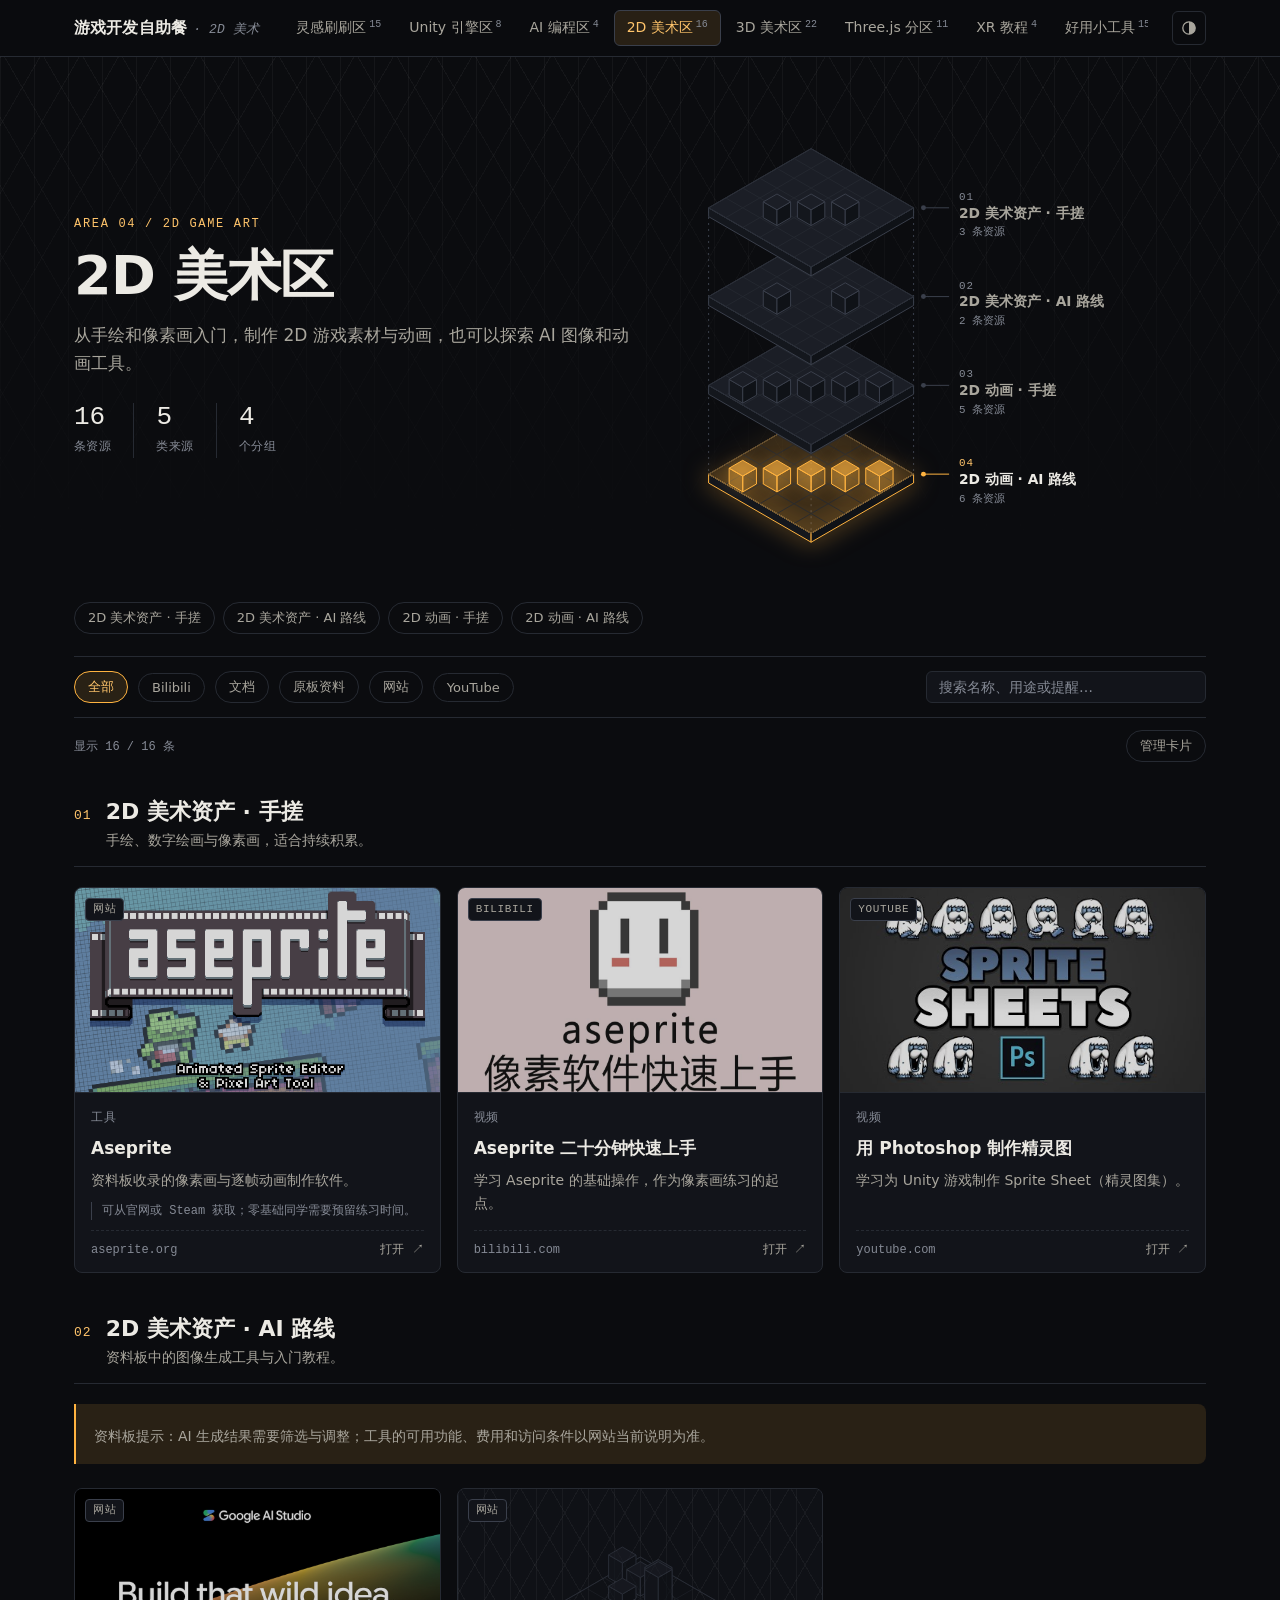
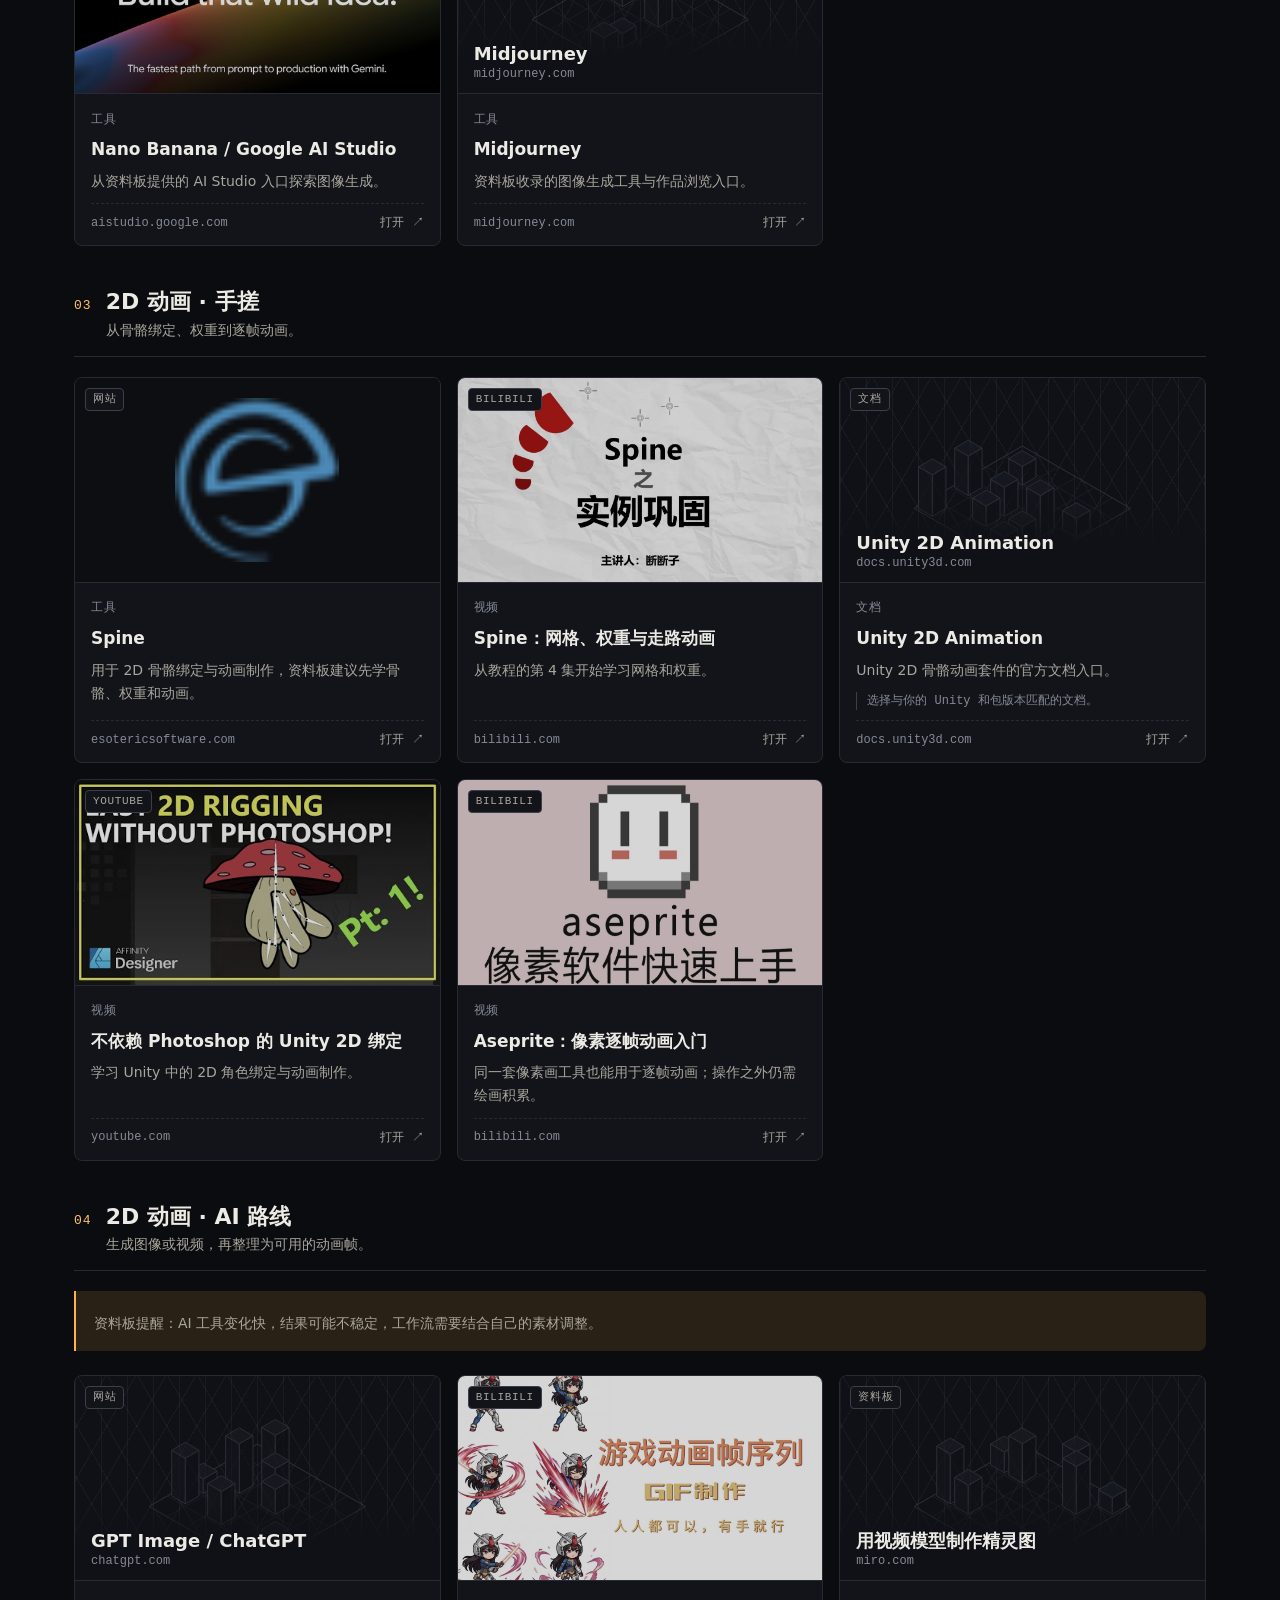
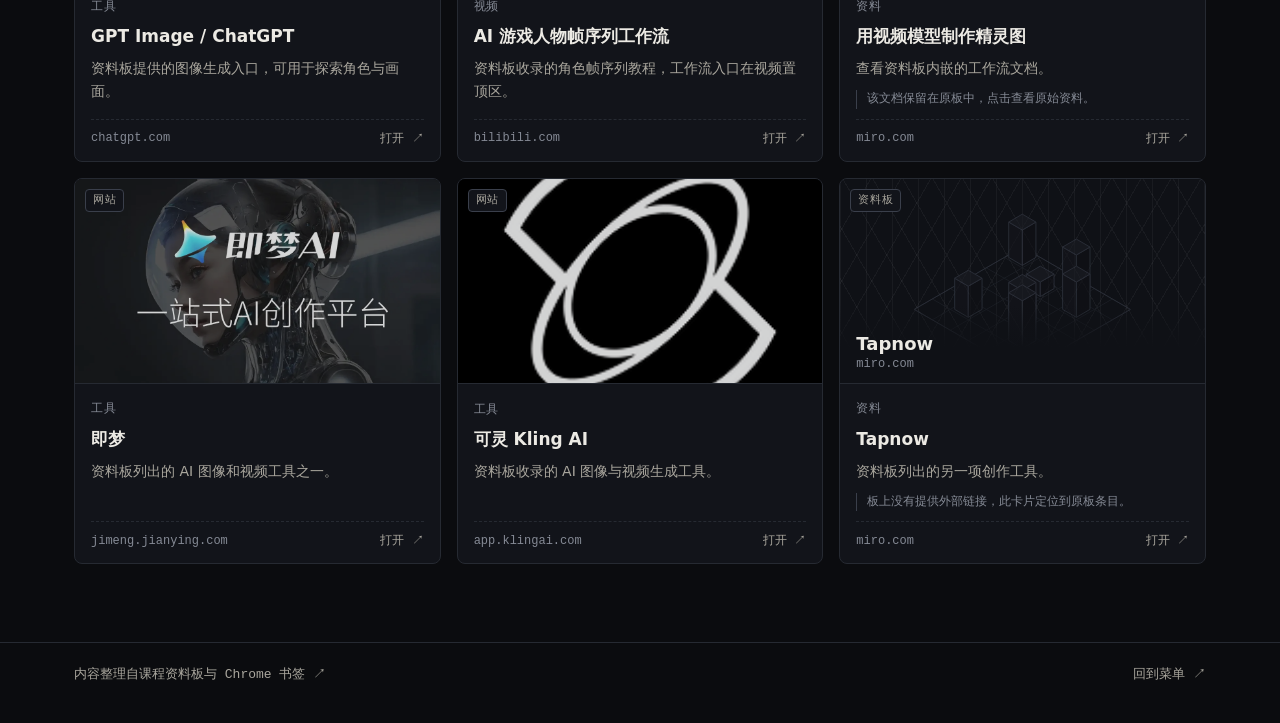
<file: art-2d.html>
<!doctype html>
<html lang="zh-CN" data-theme="dark">
<head>
  <meta charset="utf-8">
  <meta name="viewport" content="width=device-width, initial-scale=1, viewport-fit=cover">
  <title>2D 美术区 · 游戏开发自助餐</title>
  <meta name="description" content="从手绘和像素画入门，制作 2D 游戏素材与动画，也可以探索 AI 图像和动画工具。">
  <script src="assets/js/theme.js"></script>
  <link rel="stylesheet" href="assets/css/style.css">
</head>
<body>
  <header class="site-header">
    <div class="wrap header-inner">
      <a class="wordmark" href="index.html">游戏开发自助餐<em>· 2D 美术</em></a>
      <nav class="area-nav" aria-label="分区">
        <a href="inspiration.html">灵感刷刷区<sup>15</sup></a>
        <a href="unity.html">Unity 引擎区<sup>8</sup></a>
        <a href="ai-coding.html">AI 编程区<sup>4</sup></a>
        <a class="is-active" aria-current="page" href="art-2d.html">2D 美术区<sup>20</sup></a>
        <a href="art-3d.html">3D 美术区<sup>22</sup></a>
        <a href="three.html">Three.js 分区<sup>11</sup></a>
        <a href="xr.html">XR 教程<sup>4</sup></a>
        <a href="tools.html">好用小工具<sup>15</sup></a>
      </nav>
      <button id="theme-toggle" class="icon-btn" type="button" aria-label="切换明暗主题" title="切换明暗主题"><svg viewBox="0 0 16 16" aria-hidden="true" focusable="false"><circle cx="8" cy="8" r="6.2" fill="none" stroke="currentColor" stroke-width="1.3"/><path d="M8 1.8a6.2 6.2 0 0 1 0 12.4z" fill="currentColor"/></svg></button>
    </div>
  </header>

  <main>
    <section class="hero">
      <div class="wrap hero-inner">
        <div>
          <p class="eyebrow">Area 04 / 2D Game Art</p>
          <h1>2D 美术区</h1>
          <p class="lead">从手绘和像素画入门，制作 2D 游戏素材与动画，也可以探索 AI 图像和动画工具。</p>
          <ul class="stats" aria-label="内容统计">
            <li><b id="stat-items">20</b><span>条资源</span></li>
            <li><b id="stat-platforms">5</b><span>类来源</span></li>
            <li><b id="stat-groups">4</b><span>个分组</span></li>
          </ul>
        </div>
        <div class="hero-art" id="hero-art"></div>
      </div>
    </section>

    <div class="wrap">
      <nav class="group-links" id="group-links" aria-label="分组直达"></nav>
      <div class="toolbar" role="toolbar" aria-label="筛选资源">
        <button class="chip" type="button" data-platform-chip="all" aria-pressed="true">全部</button>
        <button class="chip" type="button" data-platform-chip="bilibili" aria-pressed="false">Bilibili</button>
        <button class="chip" type="button" data-platform-chip="docs" aria-pressed="false">文档</button>
        <button class="chip" type="button" data-platform-chip="miro" aria-pressed="false">原板资料</button>
        <button class="chip" type="button" data-platform-chip="website" aria-pressed="false">网站</button>
        <button class="chip" type="button" data-platform-chip="youtube" aria-pressed="false">YouTube</button>
        <label class="search">
          <span class="sr-only">搜索资源</span>
          <input id="q" type="search" placeholder="搜索名称、用途或提醒…" autocomplete="off">
        </label>
      </div>
      <p class="count" id="count" aria-live="polite"></p>
      <div id="groups"></div>
      <p class="empty" id="empty" hidden>没有符合条件的资源，换个关键词或筛选条件试试。</p>
      <noscript><p class="learning-note">请启用 JavaScript 以查看资源列表，或直接前往 <a href="https://miro.com/app/board/uXjVJhRcRPg=/" target="_blank" rel="noopener noreferrer">Miro 课程资料板</a>。</p></noscript>
    </div>
  </main>

  <footer class="site-footer">
    <div class="wrap">
      <a href="https://miro.com/app/board/uXjVJhRcRPg=/?moveToWidget=3458764650951988035" target="_blank" rel="noopener noreferrer">内容整理自课程资料板与 Chrome 书签 ↗</a>
      <a href="index.html">回到菜单 ↗</a>
    </div>
  </footer>
  <script src="assets/js/iso.js"></script>
  <script src="assets/js/art-2d-data.js"></script>
  <script src="assets/js/published-cards.js"></script>
  <script src="assets/js/resource-cards.js"></script>
  <script src="assets/js/inspiration.js"></script>
</body>
</html>
</file>
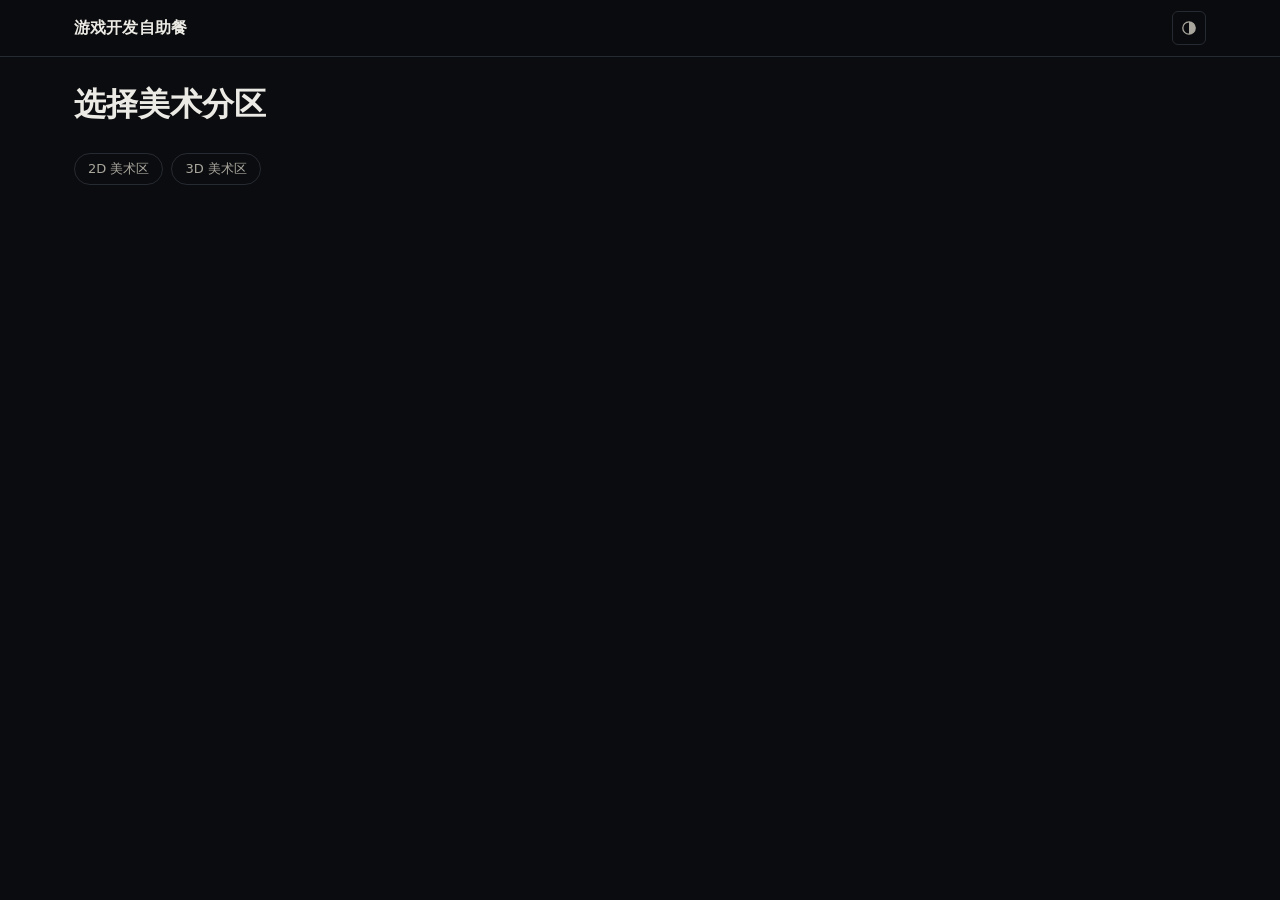
<file: art.html>
<!doctype html>
<html lang="zh-CN" data-theme="dark">
<head>
  <meta charset="utf-8">
  <meta name="viewport" content="width=device-width, initial-scale=1">
  <title>选择美术分区 · 游戏开发自助餐</title>
  <script>
    if (/^#(draw-2d|generate-2d|animate-2d|ai-animation-2d)$/.test(location.hash)) {
      location.replace('art-2d.html' + location.hash);
    } else if (/^#(model-3d|generate-3d|animate-3d|ready-animation|rigging-extra)$/.test(location.hash)) {
      location.replace('art-3d.html' + location.hash);
    }
  </script>
  <script src="assets/js/theme.js"></script>
  <link rel="stylesheet" href="assets/css/style.css">
</head>
<body>
  <header class="site-header">
    <div class="wrap header-inner">
      <a class="wordmark" href="index.html">游戏开发自助餐</a>
      <button id="theme-toggle" class="icon-btn" type="button" aria-label="切换明暗主题" title="切换明暗主题"><svg viewBox="0 0 16 16" aria-hidden="true" focusable="false"><circle cx="8" cy="8" r="6.2" fill="none" stroke="currentColor" stroke-width="1.3"/><path d="M8 1.8a6.2 6.2 0 0 1 0 12.4z" fill="currentColor"/></svg></button>
    </div>
  </header>
  <main class="wrap">
    <h1>选择美术分区</h1>
    <nav class="group-links" aria-label="美术分区">
      <a class="chip" href="art-2d.html">2D 美术区</a>
      <a class="chip" href="art-3d.html">3D 美术区</a>
    </nav>
  </main>
</body>
</html>
</file>
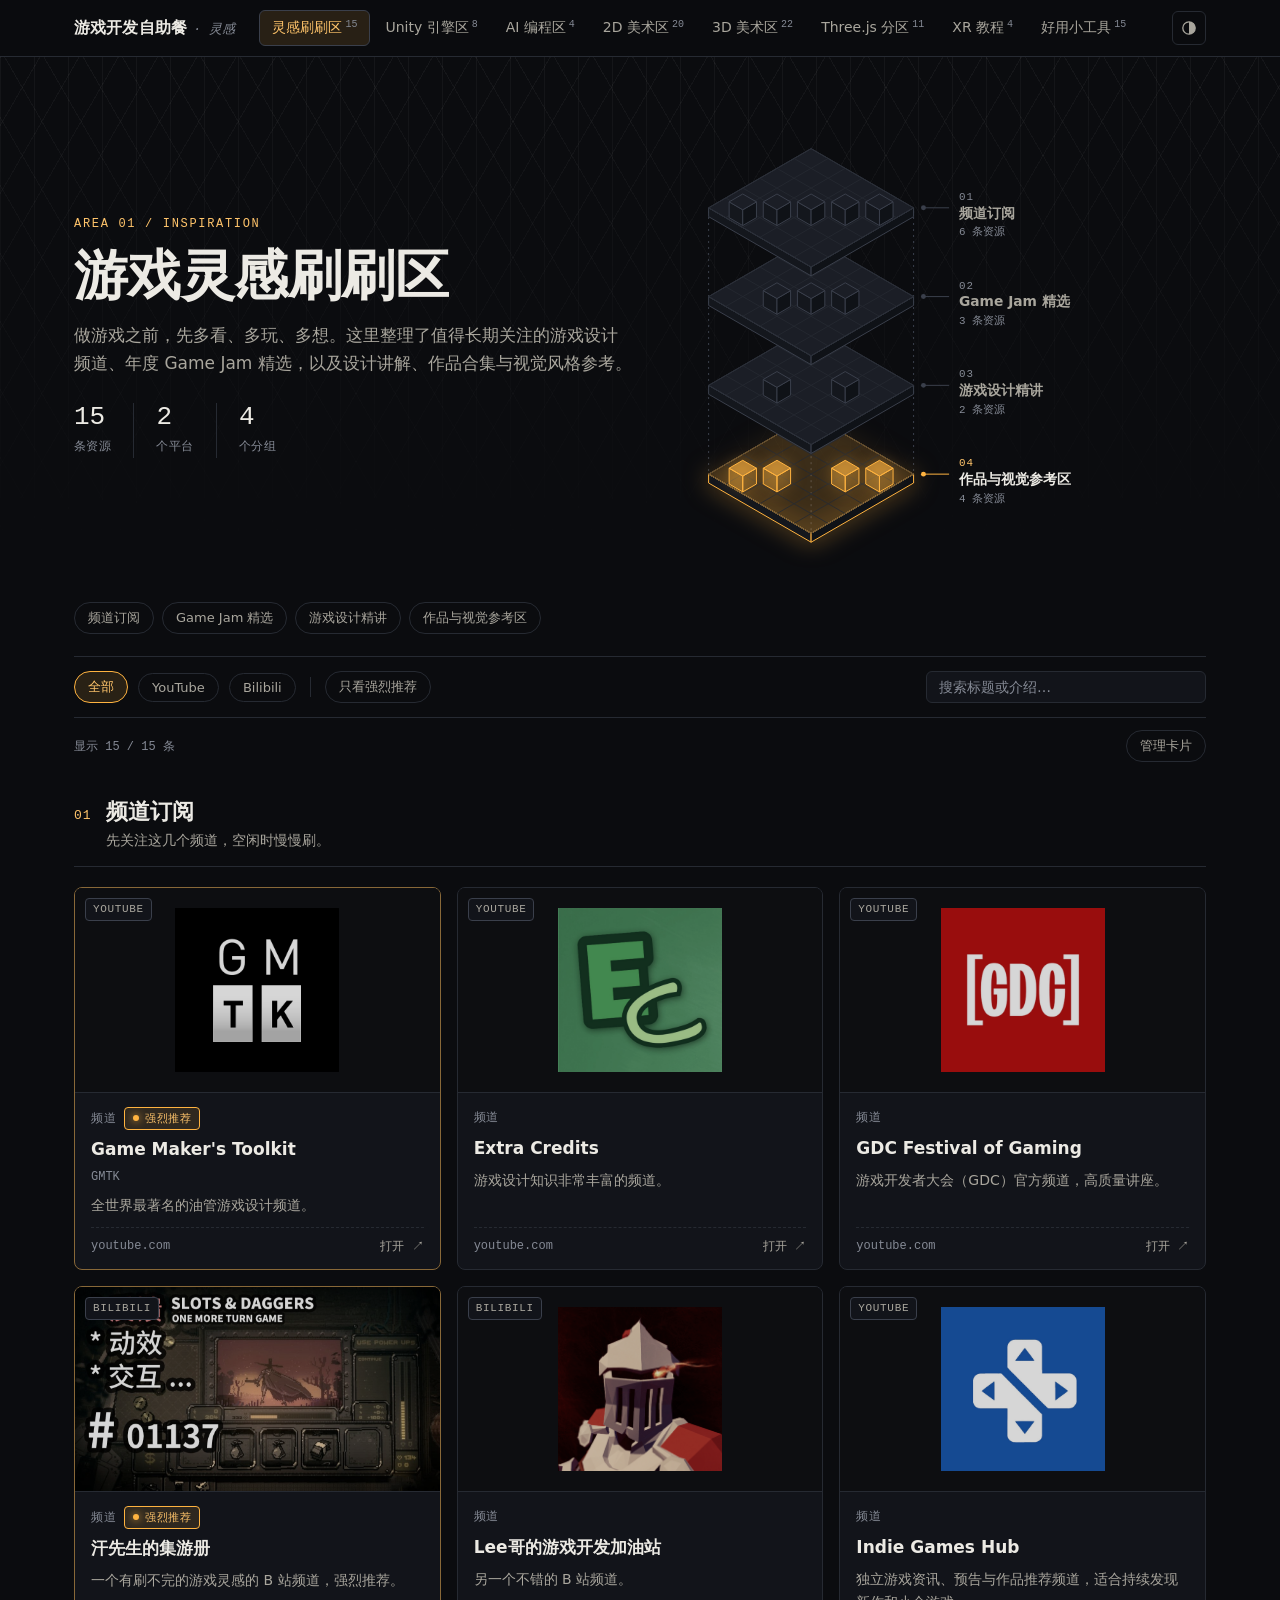
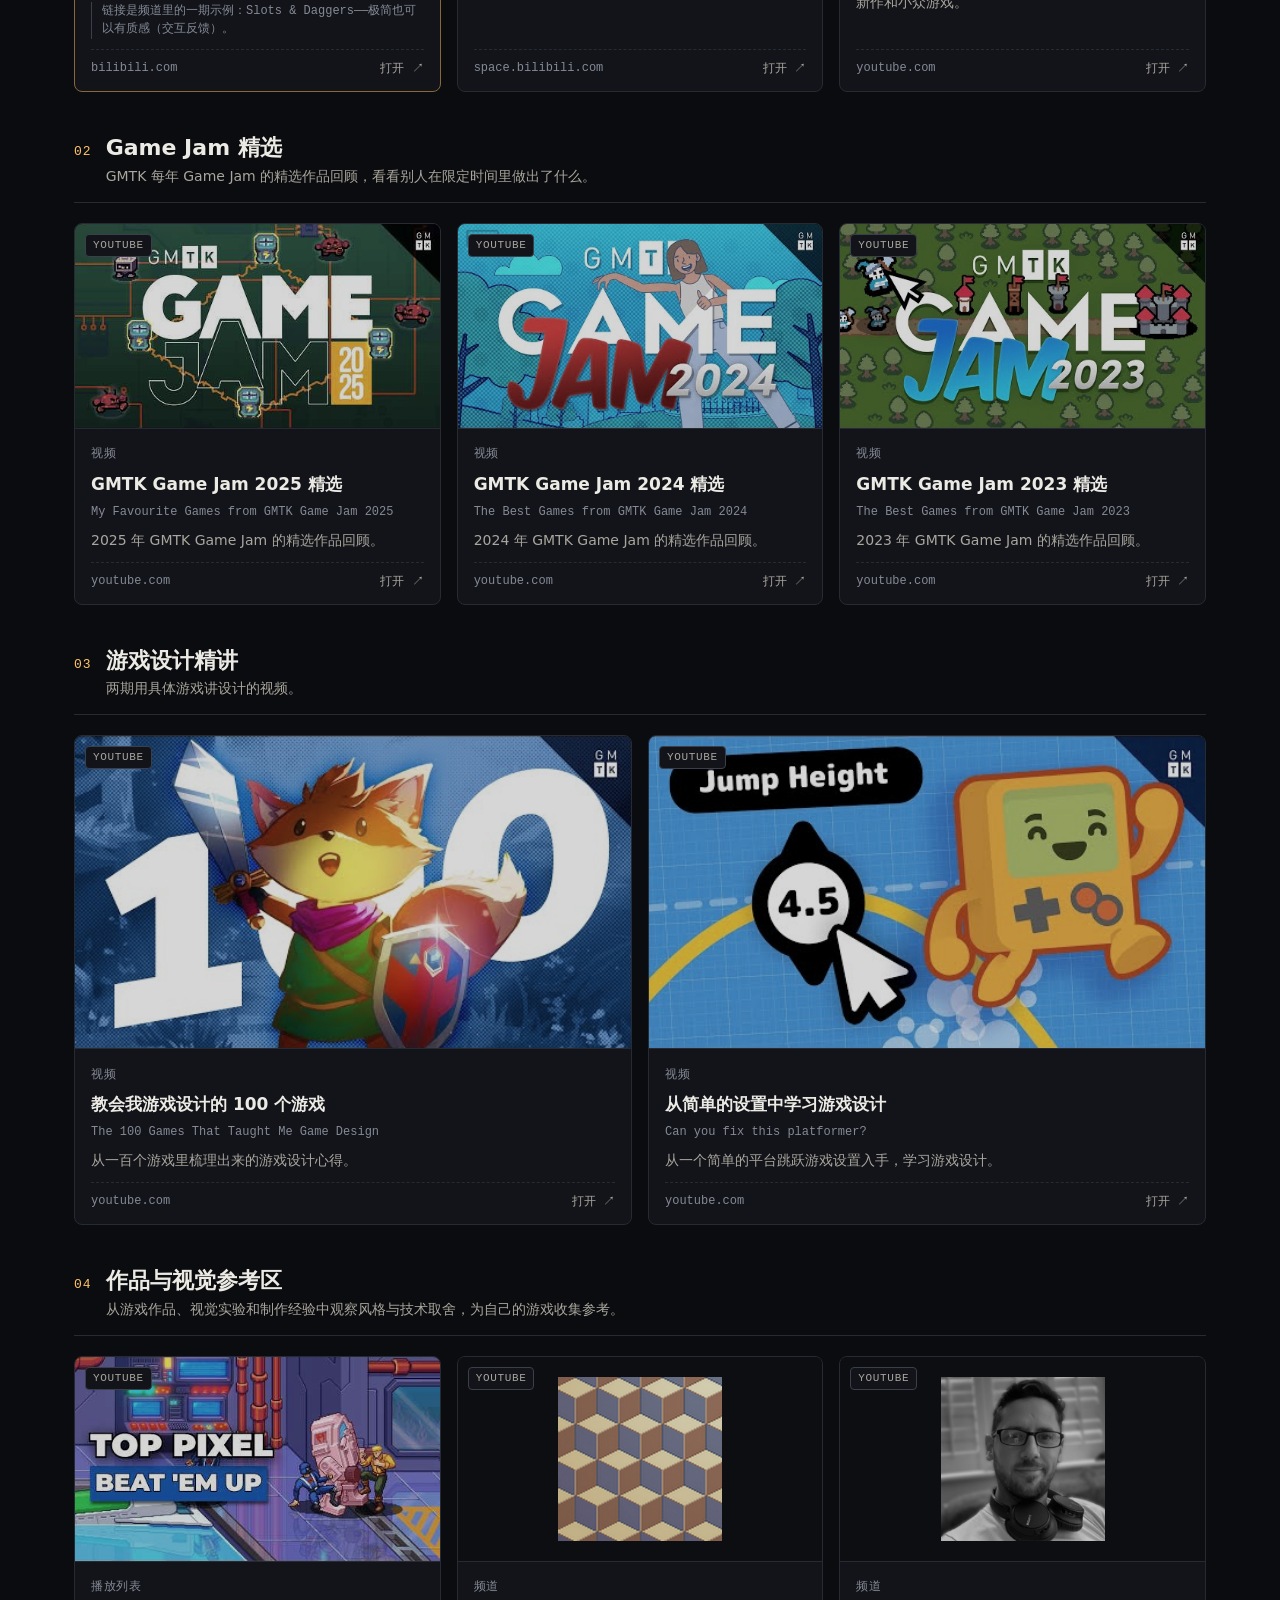
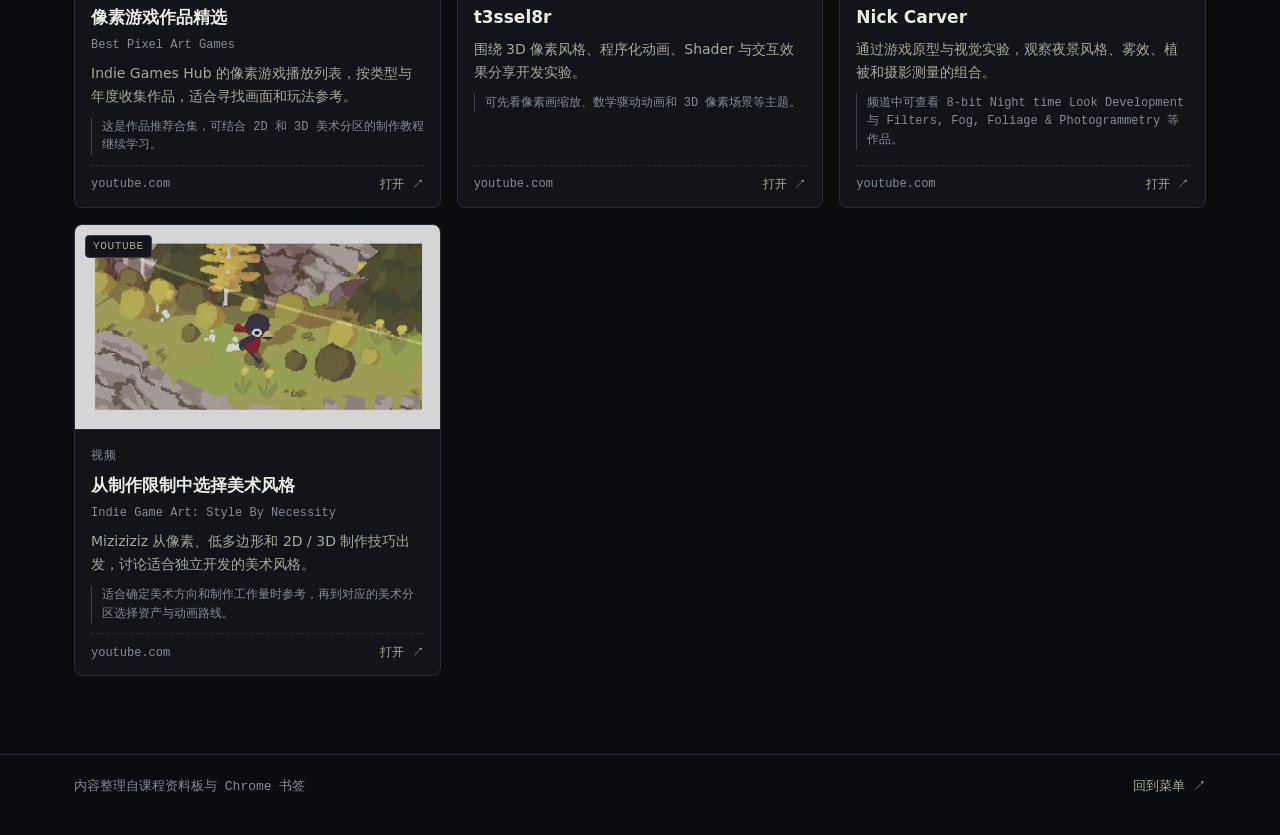
<file: inspiration.html>
<!doctype html>
<html lang="zh-CN" data-theme="dark">
<head>
  <meta charset="utf-8">
  <meta name="viewport" content="width=device-width, initial-scale=1, viewport-fit=cover">
  <title>游戏灵感刷刷区 · 游戏开发自助餐</title>
  <meta name="description" content="游戏设计频道、Game Jam 精选、设计讲解、作品与视觉风格参考，做游戏之前先多看多想。">
  <script src="assets/js/theme.js"></script>
  <link rel="stylesheet" href="assets/css/style.css">
</head>
<body>
  <header class="site-header">
    <div class="wrap header-inner">
      <a class="wordmark" href="index.html">游戏开发自助餐<em>· 灵感</em></a>
      <nav class="area-nav" aria-label="分区">
        <a class="is-active" aria-current="page" href="inspiration.html">灵感刷刷区<sup>15</sup></a>
        <a href="unity.html">Unity 引擎区<sup>8</sup></a>
        <a href="ai-coding.html">AI 编程区<sup>4</sup></a>
        <a href="art-2d.html">2D 美术区<sup>20</sup></a>
        <a href="art-3d.html">3D 美术区<sup>22</sup></a>
        <a href="three.html">Three.js 分区<sup>11</sup></a>
        <a href="xr.html">XR 教程<sup>4</sup></a>
        <a href="tools.html">好用小工具<sup>15</sup></a>
      </nav>
      <button id="theme-toggle" class="icon-btn" type="button" aria-label="切换明暗主题" title="切换明暗主题"><svg viewBox="0 0 16 16" aria-hidden="true" focusable="false"><circle cx="8" cy="8" r="6.2" fill="none" stroke="currentColor" stroke-width="1.3"/><path d="M8 1.8a6.2 6.2 0 0 1 0 12.4z" fill="currentColor"/></svg></button>
    </div>
  </header>

  <main>
    <section class="hero">
      <div class="wrap hero-inner">
        <div>
          <p class="eyebrow">Area 01 / Inspiration</p>
          <h1>游戏灵感刷刷区</h1>
          <p class="lead">做游戏之前，先多看、多玩、多想。这里整理了值得长期关注的游戏设计频道、年度 Game Jam 精选，以及设计讲解、作品合集与视觉风格参考。</p>
          <ul class="stats" aria-label="内容统计">
            <li><b id="stat-items">15</b><span>条资源</span></li>
            <li><b id="stat-platforms">2</b><span>个平台</span></li>
            <li><b id="stat-groups">4</b><span>个分组</span></li>
          </ul>
        </div>
        <div class="hero-art" id="hero-art"></div>
      </div>
    </section>

    <div class="wrap">
      <nav class="group-links" id="group-links" aria-label="分组直达"></nav>
      <div class="toolbar" role="toolbar" aria-label="筛选">
        <button class="chip" type="button" data-platform-chip="all" aria-pressed="true">全部</button>
        <button class="chip" type="button" data-platform-chip="youtube" aria-pressed="false">YouTube</button>
        <button class="chip" type="button" data-platform-chip="bilibili" aria-pressed="false">Bilibili</button>
        <span class="tb-sep" aria-hidden="true"></span>
        <button class="chip hot" id="chip-hot" type="button" aria-pressed="false">只看强烈推荐</button>
        <label class="search">
          <span class="sr-only" style="position:absolute;left:-9999px">搜索</span>
          <input id="q" type="search" placeholder="搜索标题或介绍…" autocomplete="off">
        </label>
      </div>
      <p class="count" id="count" aria-live="polite"></p>

      <div id="groups"></div>
      <p class="empty" id="empty" hidden>没有符合条件的资源，换个筛选条件试试。</p>
    </div>
  </main>

  <footer class="site-footer">
    <div class="wrap">
      <span>内容整理自课程资料板与 Chrome 书签</span>
      <a href="index.html">回到菜单 ↗</a>
    </div>
  </footer>

  <script src="assets/js/iso.js"></script>
  <script src="assets/js/inspiration-data.js"></script>
  <script src="assets/js/published-cards.js"></script>
  <script src="assets/js/resource-cards.js"></script>
  <script src="assets/js/inspiration.js"></script>
</body>
</html>
</file>
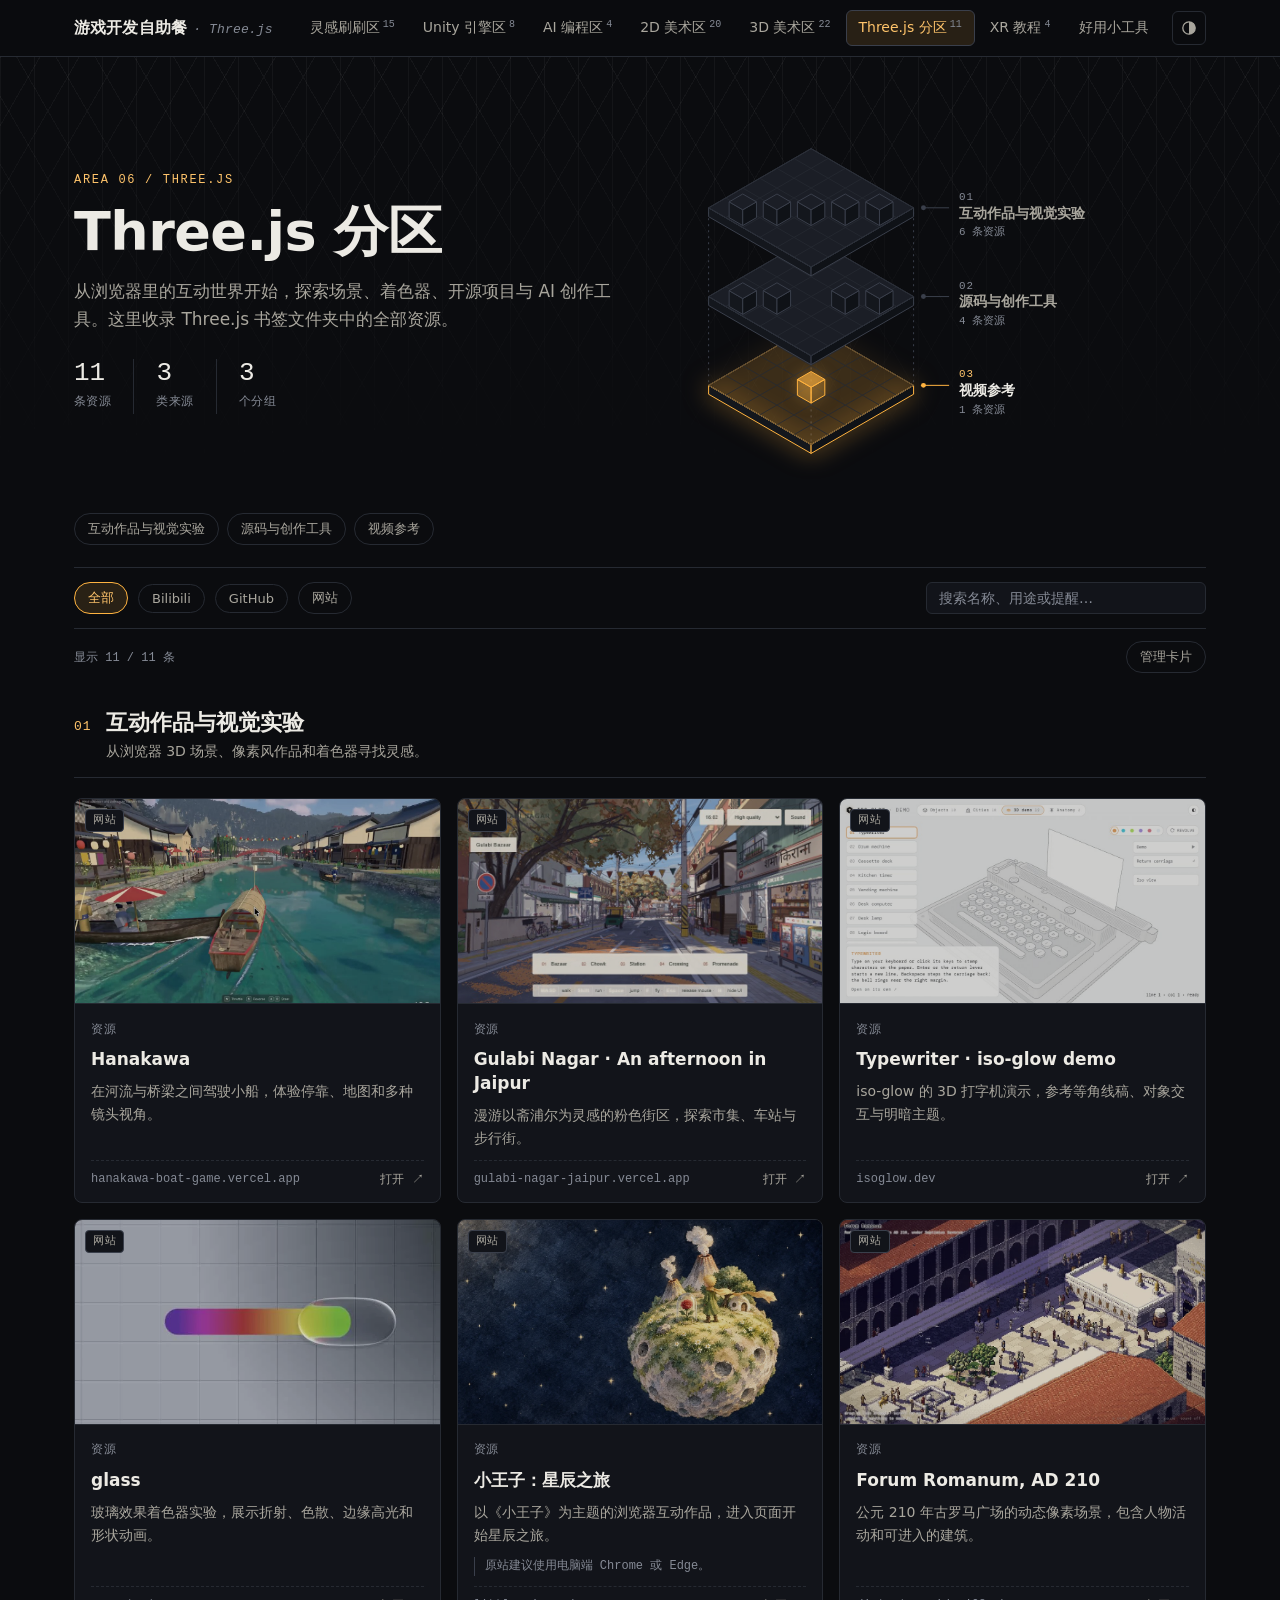
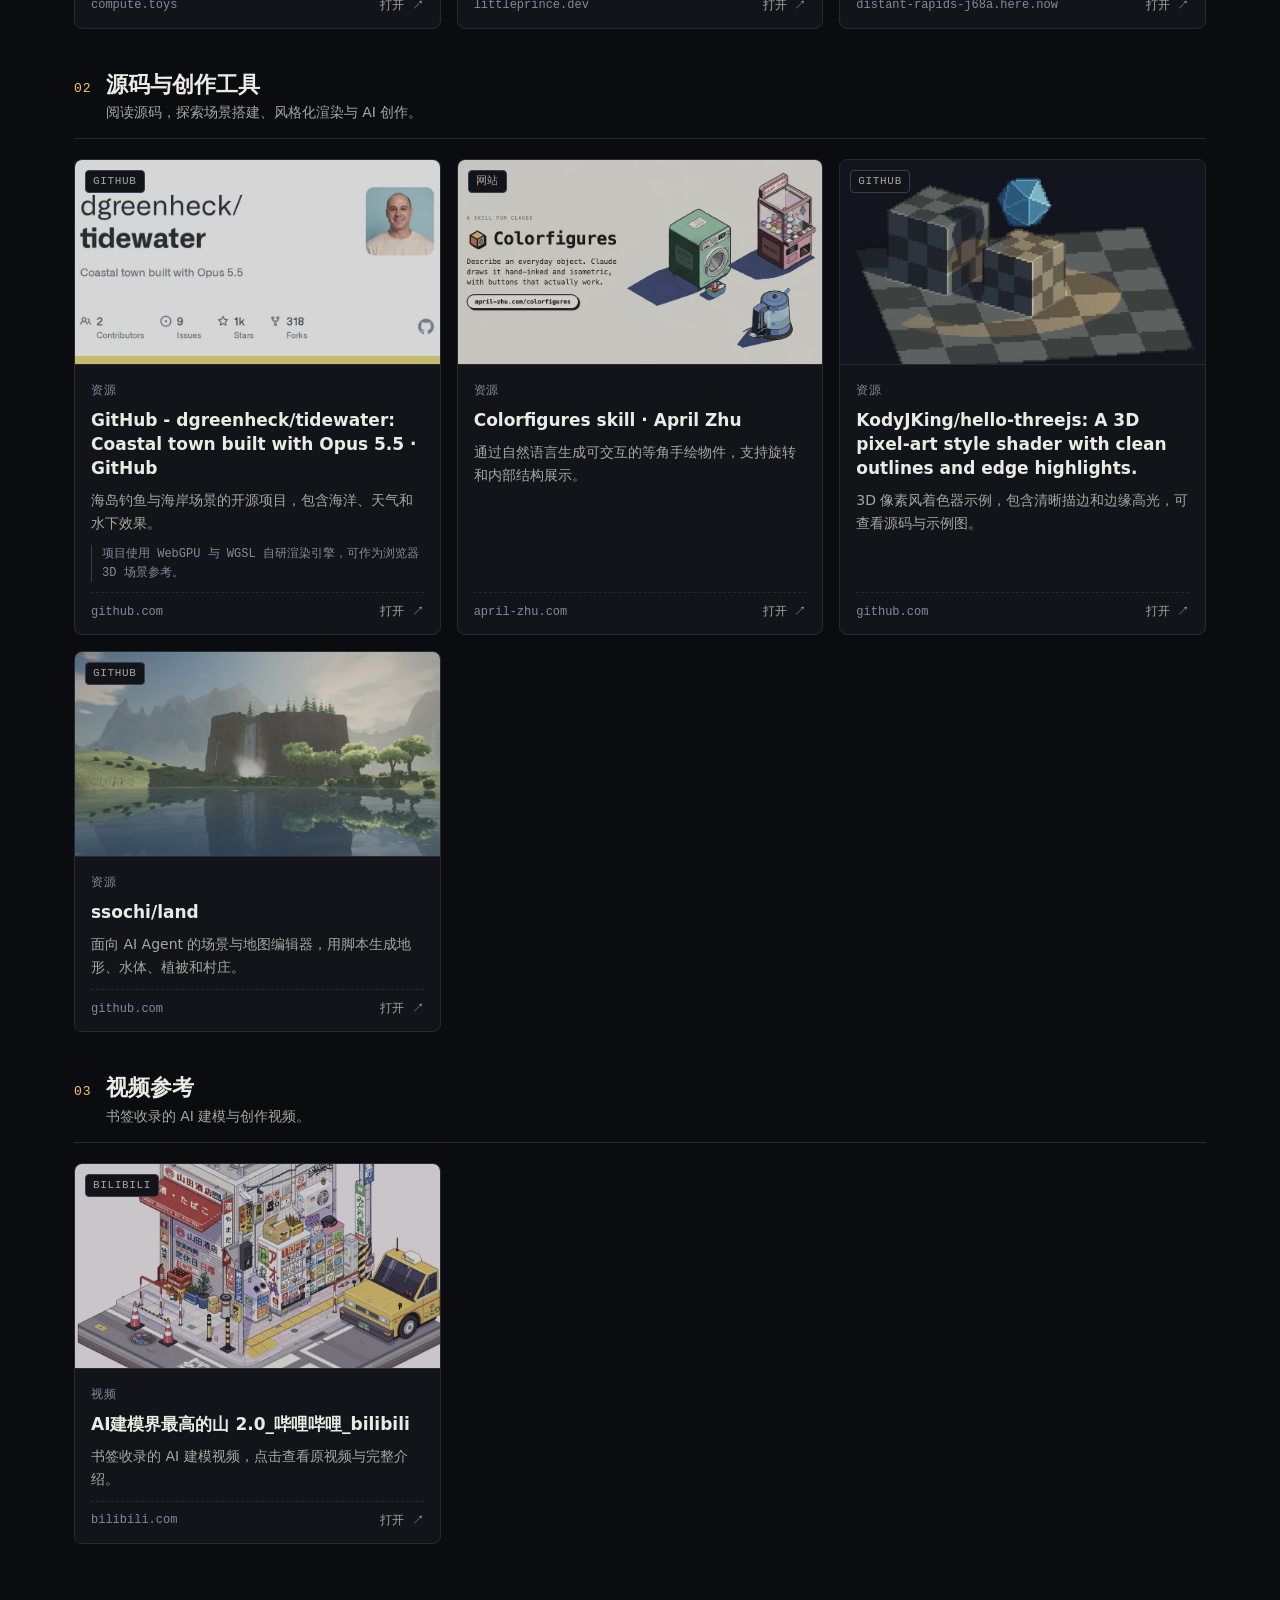
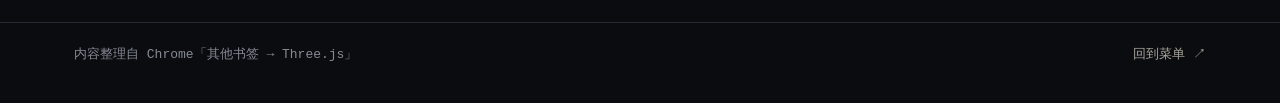
<file: three.html>
<!doctype html>
<html lang="zh-CN" data-theme="dark">
<head>
  <meta charset="utf-8">
  <meta name="viewport" content="width=device-width, initial-scale=1, viewport-fit=cover">
  <title>Three.js 分区 · 游戏开发自助餐</title>
  <meta name="description" content="从浏览器里的互动世界开始，探索场景、着色器、开源项目与 AI 创作工具。这里收录 Three.js 书签文件夹中的全部资源。">
  <script src="assets/js/theme.js"></script>
  <link rel="stylesheet" href="assets/css/style.css">
</head>
<body>
  <header class="site-header">
    <div class="wrap header-inner">
      <a class="wordmark" href="index.html">游戏开发自助餐<em>· Three.js</em></a>
      <nav class="area-nav" aria-label="分区">
        <a href="inspiration.html">灵感刷刷区<sup>15</sup></a>
        <a href="unity.html">Unity 引擎区<sup>8</sup></a>
        <a href="ai-coding.html">AI 编程区<sup>4</sup></a>
        <a href="art-2d.html">2D 美术区<sup>20</sup></a>
        <a href="art-3d.html">3D 美术区<sup>22</sup></a>
        <a class="is-active" aria-current="page" href="three.html">Three.js 分区<sup>11</sup></a>
        <a href="xr.html">XR 教程<sup>4</sup></a>
        <a href="tools.html">好用小工具<sup>15</sup></a>
      </nav>
      <button id="theme-toggle" class="icon-btn" type="button" aria-label="切换明暗主题" title="切换明暗主题"><svg viewBox="0 0 16 16" aria-hidden="true" focusable="false"><circle cx="8" cy="8" r="6.2" fill="none" stroke="currentColor" stroke-width="1.3"/><path d="M8 1.8a6.2 6.2 0 0 1 0 12.4z" fill="currentColor"/></svg></button>
    </div>
  </header>

  <main>
    <section class="hero">
      <div class="wrap hero-inner">
        <div>
          <p class="eyebrow">Area 06 / Three.js</p>
          <h1>Three.js 分区</h1>
          <p class="lead">从浏览器里的互动世界开始，探索场景、着色器、开源项目与 AI 创作工具。这里收录 Three.js 书签文件夹中的全部资源。</p>
          <ul class="stats" aria-label="内容统计">
            <li><b id="stat-items">11</b><span>条资源</span></li>
            <li><b id="stat-platforms">3</b><span>类来源</span></li>
            <li><b id="stat-groups">3</b><span>个分组</span></li>
          </ul>
        </div>
        <div class="hero-art" id="hero-art"></div>
      </div>
    </section>

    <div class="wrap">
      <nav class="group-links" id="group-links" aria-label="分组直达"></nav>
      <div class="toolbar" role="toolbar" aria-label="筛选资源">
        <button class="chip" type="button" data-platform-chip="all" aria-pressed="true">全部</button>
        <button class="chip" type="button" data-platform-chip="bilibili" aria-pressed="false">Bilibili</button>
        <button class="chip" type="button" data-platform-chip="github" aria-pressed="false">GitHub</button>
        <button class="chip" type="button" data-platform-chip="website" aria-pressed="false">网站</button>
        <label class="search">
          <span class="sr-only">搜索资源</span>
          <input id="q" type="search" placeholder="搜索名称、用途或提醒…" autocomplete="off">
        </label>
      </div>
      <p class="count" id="count" aria-live="polite"></p>
      <div id="groups"></div>
      <p class="empty" id="empty" hidden>没有符合条件的资源，换个关键词或筛选条件试试。</p>
      <noscript><p class="learning-note">请启用 JavaScript 以查看资源列表。</p></noscript>
    </div>
  </main>

  <footer class="site-footer">
    <div class="wrap">
      <span>内容整理自 Chrome「其他书签 → Three.js」</span>
      <a href="index.html">回到菜单 ↗</a>
    </div>
  </footer>
  <script src="assets/js/iso.js"></script>
  <script src="assets/js/three-data.js"></script>
  <script src="assets/js/published-cards.js"></script>
  <script src="assets/js/resource-cards.js"></script>
  <script src="assets/js/inspiration.js"></script>
</body>
</html>
</file>
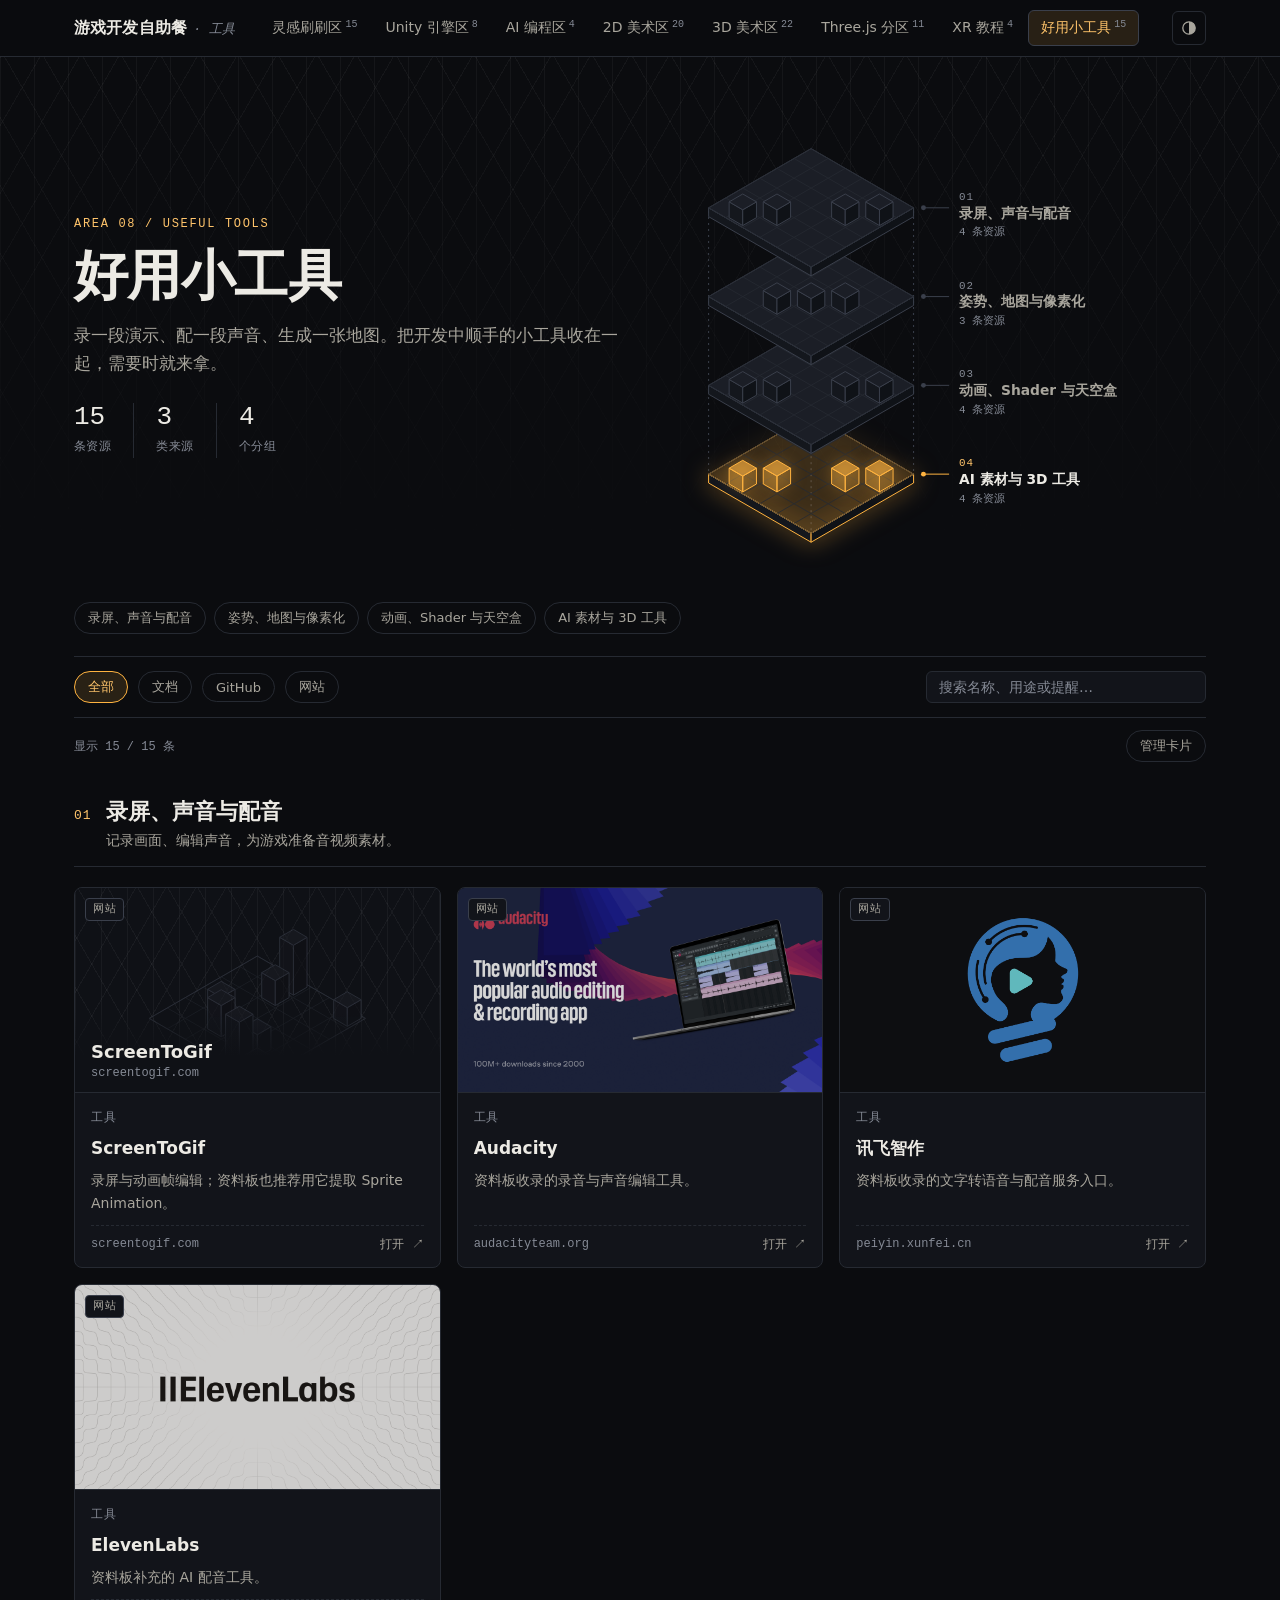
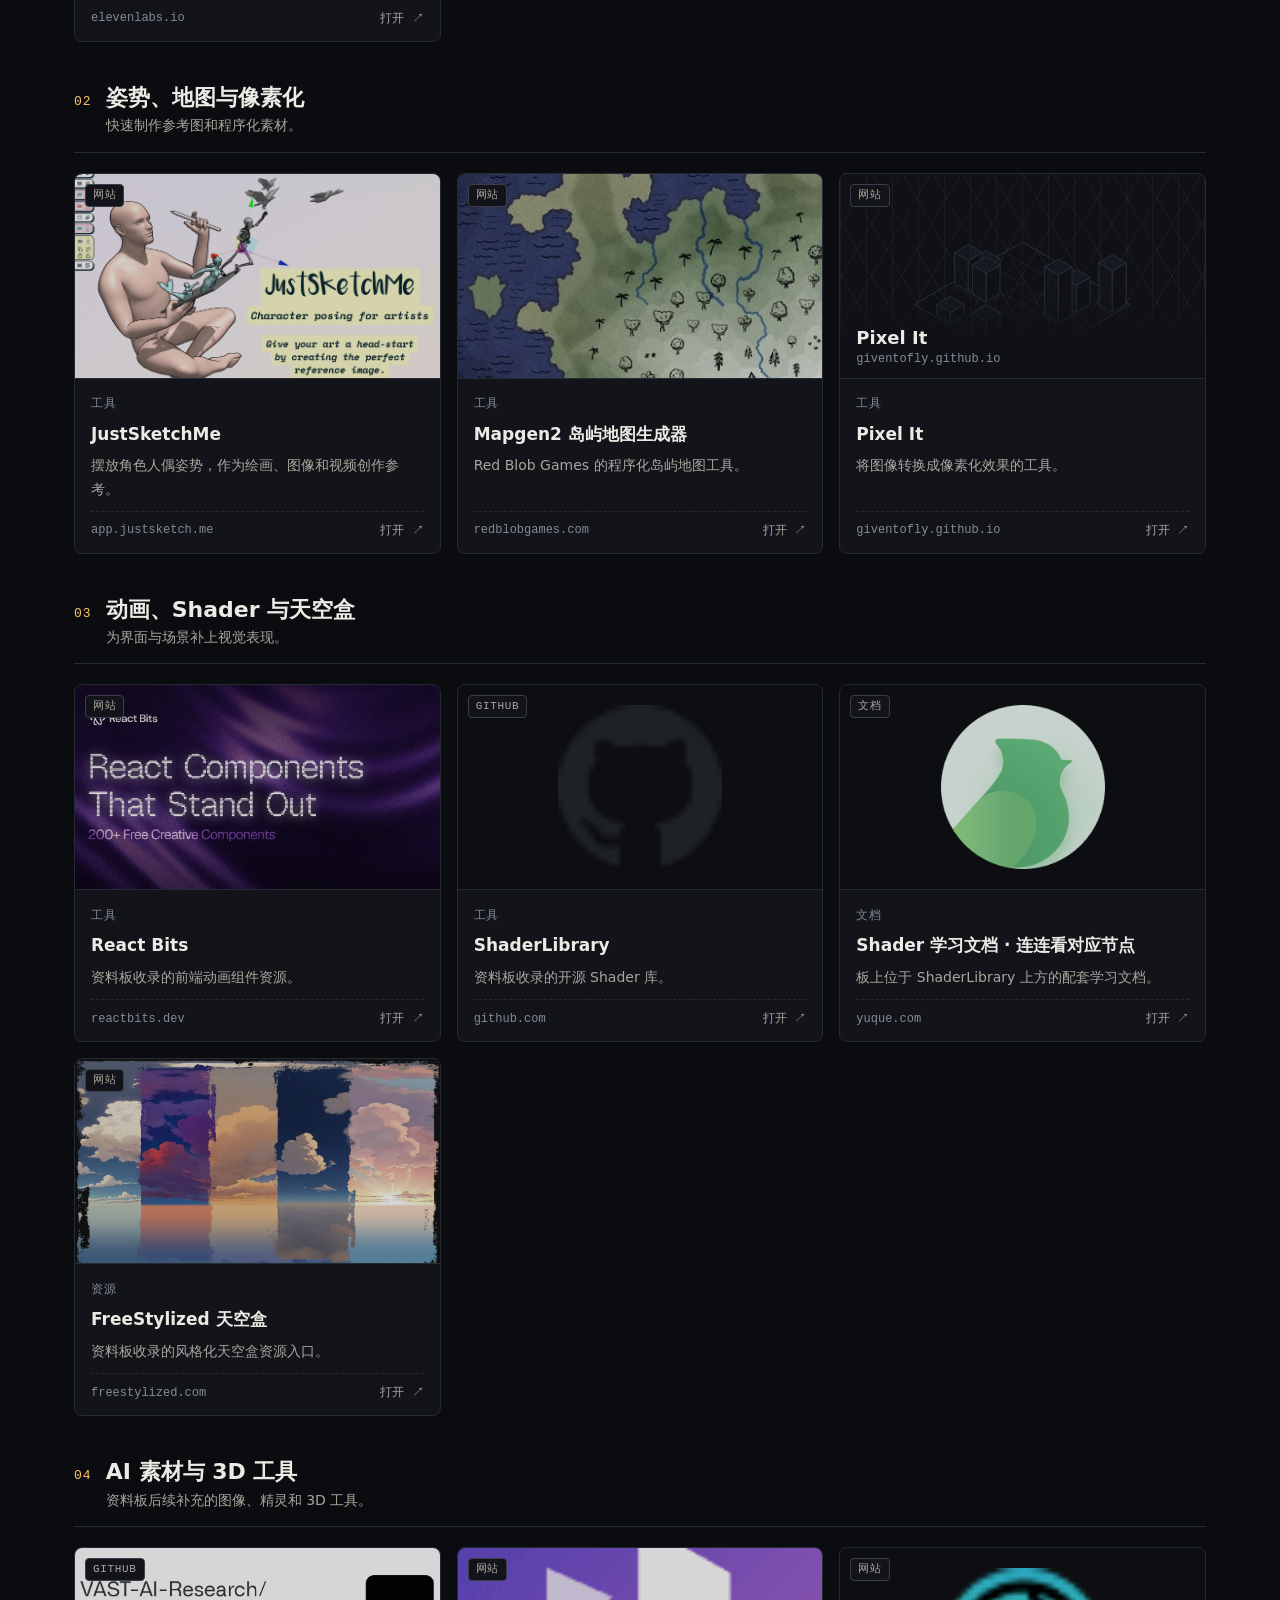
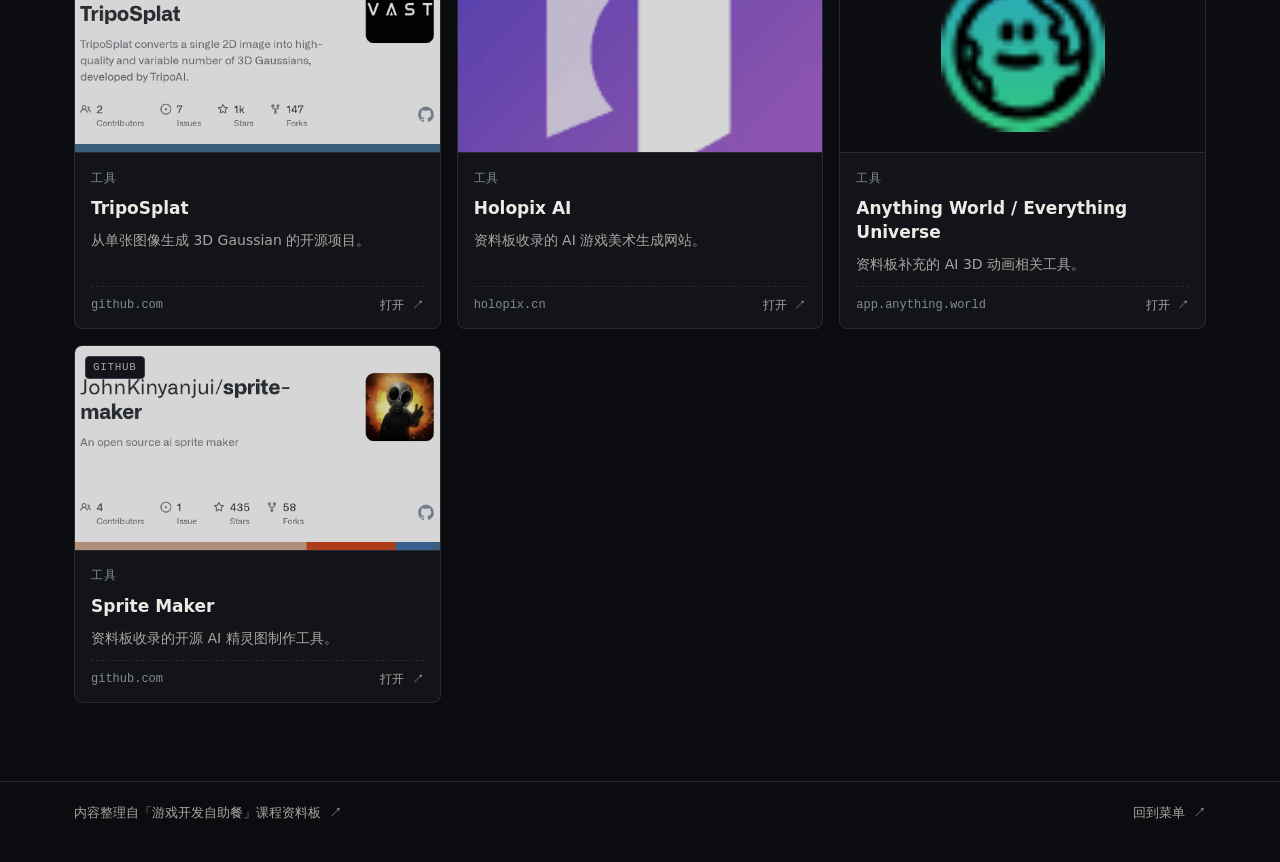
<file: tools.html>
<!doctype html>
<html lang="zh-CN" data-theme="dark">
<head>
  <meta charset="utf-8">
  <meta name="viewport" content="width=device-width, initial-scale=1, viewport-fit=cover">
  <title>好用小工具 · 游戏开发自助餐</title>
  <meta name="description" content="录一段演示、配一段声音、生成一张地图。把开发中顺手的小工具收在一起，需要时就来拿。">
  <script src="assets/js/theme.js"></script>
  <link rel="stylesheet" href="assets/css/style.css">
</head>
<body>
  <header class="site-header">
    <div class="wrap header-inner">
      <a class="wordmark" href="index.html">游戏开发自助餐<em>· 工具</em></a>
      <nav class="area-nav" aria-label="分区">
        <a href="inspiration.html">灵感刷刷区<sup>15</sup></a>
        <a href="unity.html">Unity 引擎区<sup>8</sup></a>
        <a href="ai-coding.html">AI 编程区<sup>4</sup></a>
        <a href="art-2d.html">2D 美术区<sup>20</sup></a>
        <a href="art-3d.html">3D 美术区<sup>22</sup></a>
        <a href="three.html">Three.js 分区<sup>11</sup></a>
        <a href="xr.html">XR 教程<sup>4</sup></a>
        <a class="is-active" aria-current="page" href="tools.html">好用小工具<sup>15</sup></a>
      </nav>
      <button id="theme-toggle" class="icon-btn" type="button" aria-label="切换明暗主题" title="切换明暗主题"><svg viewBox="0 0 16 16" aria-hidden="true" focusable="false"><circle cx="8" cy="8" r="6.2" fill="none" stroke="currentColor" stroke-width="1.3"/><path d="M8 1.8a6.2 6.2 0 0 1 0 12.4z" fill="currentColor"/></svg></button>
    </div>
  </header>

  <main>
    <section class="hero">
      <div class="wrap hero-inner">
        <div>
          <p class="eyebrow">Area 08 / Useful Tools</p>
          <h1>好用小工具</h1>
          <p class="lead">录一段演示、配一段声音、生成一张地图。把开发中顺手的小工具收在一起，需要时就来拿。</p>
          <ul class="stats" aria-label="内容统计">
            <li><b id="stat-items">15</b><span>条资源</span></li>
            <li><b id="stat-platforms">3</b><span>类来源</span></li>
            <li><b id="stat-groups">4</b><span>个分组</span></li>
          </ul>
        </div>
        <div class="hero-art" id="hero-art"></div>
      </div>
    </section>

    <div class="wrap">
      <nav class="group-links" id="group-links" aria-label="分组直达"></nav>
      <div class="toolbar" role="toolbar" aria-label="筛选资源">
        <button class="chip" type="button" data-platform-chip="all" aria-pressed="true">全部</button>
        <button class="chip" type="button" data-platform-chip="docs" aria-pressed="false">文档</button>
        <button class="chip" type="button" data-platform-chip="github" aria-pressed="false">GitHub</button>
        <button class="chip" type="button" data-platform-chip="website" aria-pressed="false">网站</button>
        <label class="search">
          <span class="sr-only">搜索资源</span>
          <input id="q" type="search" placeholder="搜索名称、用途或提醒…" autocomplete="off">
        </label>
      </div>
      <p class="count" id="count" aria-live="polite"></p>
      <div id="groups"></div>
      <p class="empty" id="empty" hidden>没有符合条件的资源，换个关键词或筛选条件试试。</p>
      <noscript><p class="learning-note">请启用 JavaScript 以查看资源列表，或直接前往 <a href="https://miro.com/app/board/uXjVJhRcRPg=/" target="_blank" rel="noopener noreferrer">Miro 课程资料板</a>。</p></noscript>
    </div>
  </main>

  <footer class="site-footer">
    <div class="wrap">
      <a href="https://miro.com/app/board/uXjVJhRcRPg=/?moveToWidget=3458764671119475373" target="_blank" rel="noopener noreferrer">内容整理自「游戏开发自助餐」课程资料板 ↗</a>
      <a href="index.html">回到菜单 ↗</a>
    </div>
  </footer>
  <script src="assets/js/iso.js"></script>
  <script src="assets/js/tools-data.js"></script>
  <script src="assets/js/published-cards.js"></script>
  <script src="assets/js/resource-cards.js"></script>
  <script src="assets/js/inspiration.js"></script>
</body>
</html>
</file>
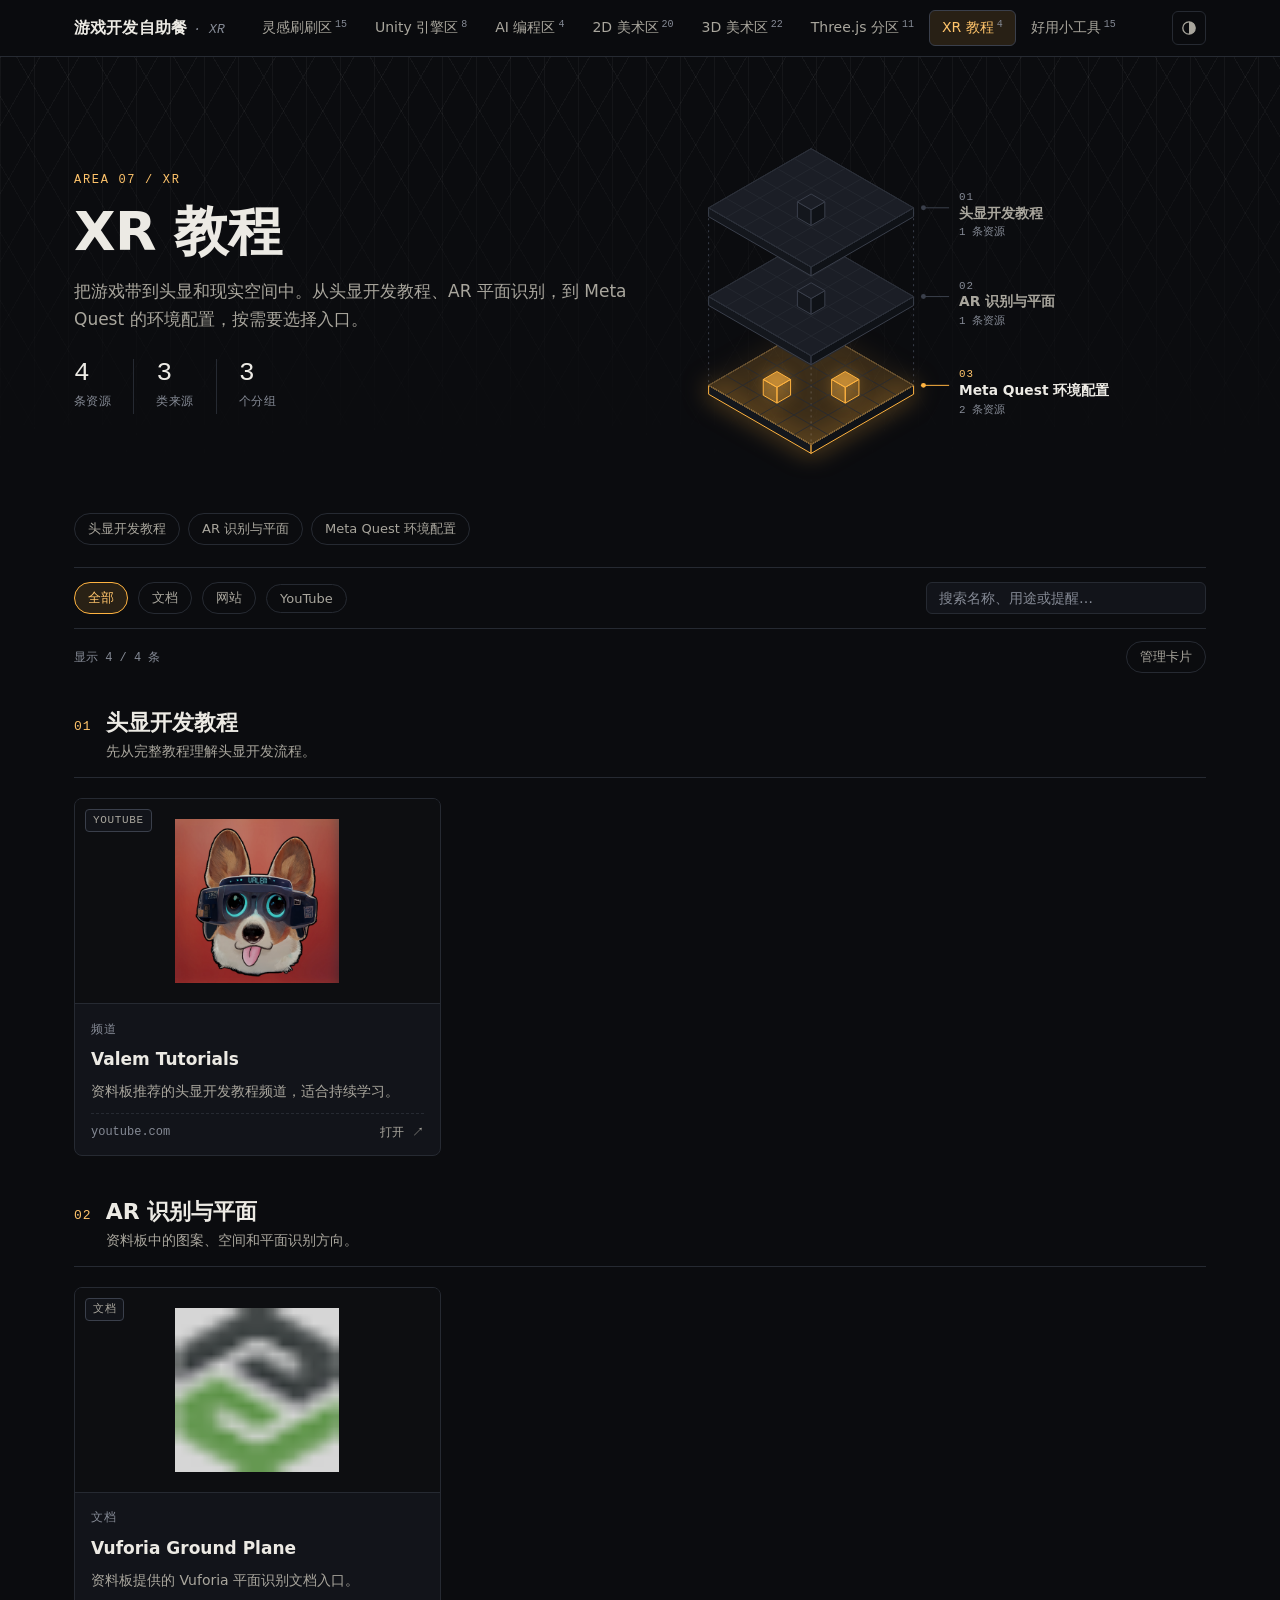
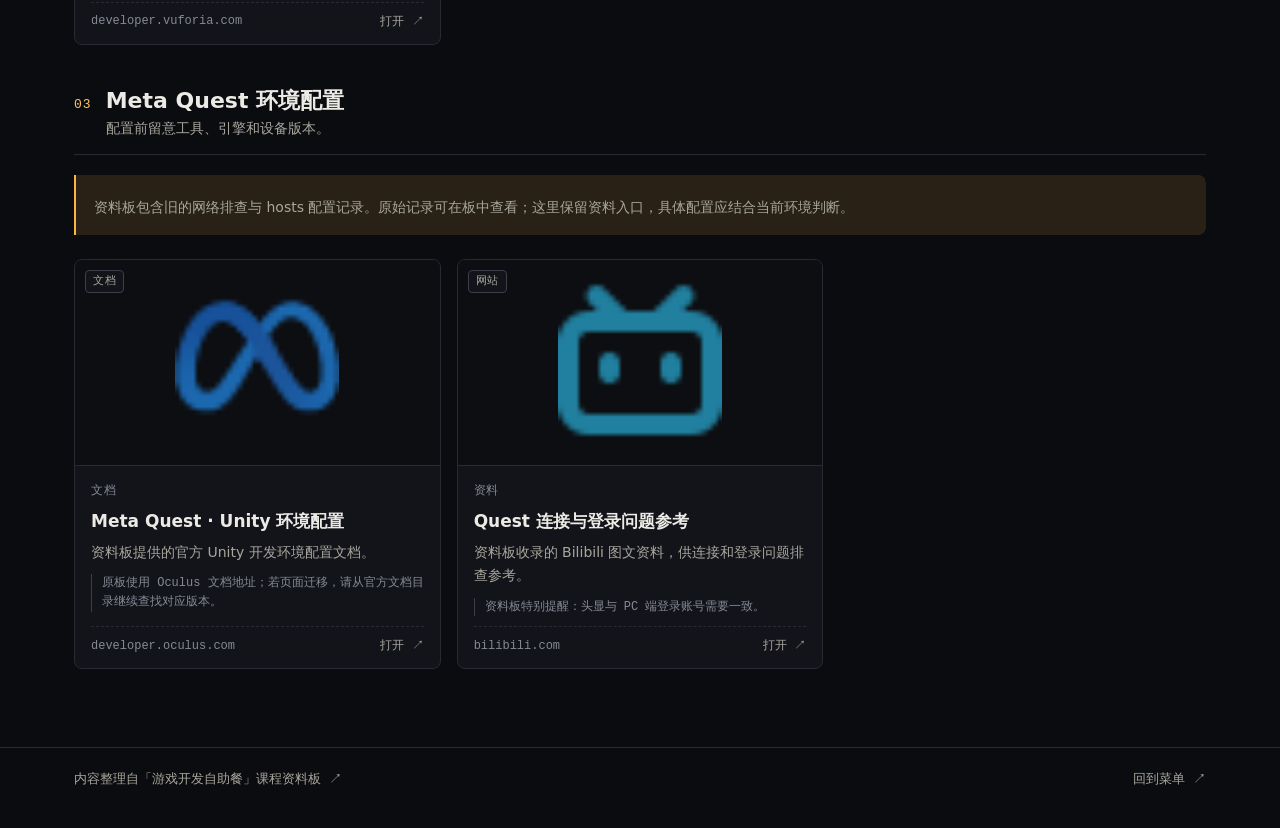
<file: xr.html>
<!doctype html>
<html lang="zh-CN" data-theme="dark">
<head>
  <meta charset="utf-8">
  <meta name="viewport" content="width=device-width, initial-scale=1, viewport-fit=cover">
  <title>XR 教程 · 游戏开发自助餐</title>
  <meta name="description" content="把游戏带到头显和现实空间中。从头显开发教程、AR 平面识别，到 Meta Quest 的环境配置，按需要选择入口。">
  <script src="assets/js/theme.js"></script>
  <link rel="stylesheet" href="assets/css/style.css">
</head>
<body>
  <header class="site-header">
    <div class="wrap header-inner">
      <a class="wordmark" href="index.html">游戏开发自助餐<em>· XR</em></a>
      <nav class="area-nav" aria-label="分区">
        <a href="inspiration.html">灵感刷刷区<sup>15</sup></a>
        <a href="unity.html">Unity 引擎区<sup>8</sup></a>
        <a href="ai-coding.html">AI 编程区<sup>4</sup></a>
        <a href="art-2d.html">2D 美术区<sup>20</sup></a>
        <a href="art-3d.html">3D 美术区<sup>22</sup></a>
        <a href="three.html">Three.js 分区<sup>11</sup></a>
        <a class="is-active" aria-current="page" href="xr.html">XR 教程<sup>4</sup></a>
        <a href="tools.html">好用小工具<sup>15</sup></a>
      </nav>
      <button id="theme-toggle" class="icon-btn" type="button" aria-label="切换明暗主题" title="切换明暗主题"><svg viewBox="0 0 16 16" aria-hidden="true" focusable="false"><circle cx="8" cy="8" r="6.2" fill="none" stroke="currentColor" stroke-width="1.3"/><path d="M8 1.8a6.2 6.2 0 0 1 0 12.4z" fill="currentColor"/></svg></button>
    </div>
  </header>

  <main>
    <section class="hero">
      <div class="wrap hero-inner">
        <div>
          <p class="eyebrow">Area 07 / XR</p>
          <h1>XR 教程</h1>
          <p class="lead">把游戏带到头显和现实空间中。从头显开发教程、AR 平面识别，到 Meta Quest 的环境配置，按需要选择入口。</p>
          <ul class="stats" aria-label="内容统计">
            <li><b id="stat-items">4</b><span>条资源</span></li>
            <li><b id="stat-platforms">3</b><span>类来源</span></li>
            <li><b id="stat-groups">3</b><span>个分组</span></li>
          </ul>
        </div>
        <div class="hero-art" id="hero-art"></div>
      </div>
    </section>

    <div class="wrap">
      <nav class="group-links" id="group-links" aria-label="分组直达"></nav>
      <div class="toolbar" role="toolbar" aria-label="筛选资源">
        <button class="chip" type="button" data-platform-chip="all" aria-pressed="true">全部</button>
        <button class="chip" type="button" data-platform-chip="docs" aria-pressed="false">文档</button>
        <button class="chip" type="button" data-platform-chip="website" aria-pressed="false">网站</button>
        <button class="chip" type="button" data-platform-chip="youtube" aria-pressed="false">YouTube</button>
        <label class="search">
          <span class="sr-only">搜索资源</span>
          <input id="q" type="search" placeholder="搜索名称、用途或提醒…" autocomplete="off">
        </label>
      </div>
      <p class="count" id="count" aria-live="polite"></p>
      <div id="groups"></div>
      <p class="empty" id="empty" hidden>没有符合条件的资源，换个关键词或筛选条件试试。</p>
      <noscript><p class="learning-note">请启用 JavaScript 以查看资源列表，或直接前往 <a href="https://miro.com/app/board/uXjVJhRcRPg=/" target="_blank" rel="noopener noreferrer">Miro 课程资料板</a>。</p></noscript>
    </div>
  </main>

  <footer class="site-footer">
    <div class="wrap">
      <a href="https://miro.com/app/board/uXjVJhRcRPg=/?moveToWidget=3458764668079073272" target="_blank" rel="noopener noreferrer">内容整理自「游戏开发自助餐」课程资料板 ↗</a>
      <a href="index.html">回到菜单 ↗</a>
    </div>
  </footer>
  <script src="assets/js/iso.js"></script>
  <script src="assets/js/xr-data.js"></script>
  <script src="assets/js/published-cards.js"></script>
  <script src="assets/js/resource-cards.js"></script>
  <script src="assets/js/inspiration.js"></script>
</body>
</html>
</file>
<file: assets/css/style.css>
/* ==========================================================
   游戏开发自助餐 · 全站样式
   视觉方向：极细等角线稿 + 亮起即发琥珀色光（参考 isoglow.dev 的气质）
   ★ 想调整配色？只改下面的 :root 变量即可。
   ========================================================== */

:root {
  color-scheme: light;
  /* —— 浅色主题（纸张感） —— */
  --bg: #f5f3ee;
  --surface: #fffdf9;
  --surface-2: #f6f3ec;
  --line: #d8d3c8;          /* 细灰线 */
  --line-2: #aea795;
  --text: #1c1b19;
  --text-2: #55524b;
  --muted: #736f65;
  --grid: rgba(0, 0, 0, .055);

  --amber: #e19400;         /* 发光主色：描边、光晕 */
  --amber-ink: #8f5a00;     /* 琥珀色文字（保证对比度） */
  --amber-soft: rgba(225, 148, 0, .12);
  --amber-wash: rgba(225, 148, 0, .16);
  --amber-fill: rgba(240, 160, 10, .62);
  --amber-fill-l: rgba(225, 148, 0, .34);
  --amber-fill-r: rgba(225, 148, 0, .22);
  --glow: rgba(225, 148, 0, .45);

  --iso-top: #fbf8f1;
  --iso-left: #ece7dc;
  --iso-right: #e1dbce;

  --radius: 8px;
  --mono: ui-monospace, "SF Mono", "JetBrains Mono", Menlo, Consolas, "Liberation Mono", monospace;
  --sans: -apple-system, BlinkMacSystemFont, "Segoe UI", "PingFang SC", "Hiragino Sans GB",
          "Microsoft YaHei UI", "Microsoft YaHei", "Noto Sans CJK SC", system-ui, sans-serif;
}

/* —— 深色主题（页面默认使用，也可手动切换） —— */
:root[data-theme="dark"] {
  color-scheme: dark;
  --bg: #0b0c0f;
  --surface: #12141a;
  --surface-2: #0f1116;
  --line: #262a32;
  --line-2: #3a3f4b;
  --text: #eceae4;
  --text-2: #a9a69d;
  --muted: #858a95;
  --grid: rgba(255, 255, 255, .045);
  --amber: #ffb340;
  --amber-ink: #ffc46b;
  --amber-soft: rgba(255, 179, 64, .12);
  --amber-wash: rgba(255, 179, 64, .14);
  --amber-fill: rgba(255, 179, 64, .6);
  --amber-fill-l: rgba(255, 179, 64, .32);
  --amber-fill-r: rgba(255, 179, 64, .2);
  --glow: rgba(255, 179, 64, .5);
  --iso-top: #1b1e26;
  --iso-left: #14171d;
  --iso-right: #0f1217;
}

/* ---------- 基础 ---------- */
*, *::before, *::after { box-sizing: border-box; }
[hidden] { display: none !important; }
html { scroll-behavior: smooth; -webkit-text-size-adjust: 100%; }
body {
  margin: 0;
  background: var(--bg);
  color: var(--text);
  font: 400 16px/1.65 var(--sans);
  -webkit-font-smoothing: antialiased;
  transition: background-color .3s, color .3s;
}
a { color: inherit; }
.wrap { width: 100%; max-width: 1180px; margin: 0 auto; padding: 0 16px; }
@media (min-width: 720px) { .wrap { padding: 0 24px; } }

:focus-visible { outline: 2px solid var(--amber); outline-offset: 3px; }

@media (prefers-reduced-motion: reduce) {
  html { scroll-behavior: auto; }
  *, *::before, *::after { animation: none !important; transition: none !important; }
}

/* ---------- 顶部栏 ---------- */
.site-header {
  position: sticky; top: 0; z-index: 20;
  background: var(--bg);
  background: color-mix(in srgb, var(--bg) 84%, transparent);
  -webkit-backdrop-filter: blur(12px); backdrop-filter: blur(12px);
  border-bottom: 1px solid var(--line);
}
.header-inner {
  display: grid;
  grid-template-columns: 1fr auto;
  grid-template-areas: "brand tools" "nav nav";
  align-items: center; gap: 2px 12px; min-height: 56px;
}
@media (min-width: 900px) {
  .header-inner { grid-template-columns: auto 1fr auto; grid-template-areas: "brand nav tools"; gap: 24px; }
}
.wordmark { grid-area: brand; font: 600 16px var(--sans); text-decoration: none; letter-spacing: .01em; white-space: nowrap; }
.wordmark em { font: italic 400 13px var(--mono); color: var(--muted); margin-left: 6px; }

.area-nav { grid-area: nav; display: flex; gap: 2px; overflow-x: auto; scrollbar-width: none; padding-bottom: 8px; }
.area-nav::-webkit-scrollbar { display: none; }
@media (min-width: 900px) { .area-nav { padding: 0; } }
/* 窄屏时右侧渐隐，提示导航还能横向滑动 */
@media (max-width: 899px) {
  .area-nav {
    -webkit-mask-image: linear-gradient(to right, #000 calc(100% - 32px), transparent);
    mask-image: linear-gradient(to right, #000 calc(100% - 32px), transparent);
    padding-right: 24px;
  }
}
.area-nav a, .area-nav span {
  white-space: nowrap; padding: 5px 12px; border-radius: 6px; font-size: 14px;
  color: var(--text-2); text-decoration: none; border: 1px solid transparent;
}
.area-nav a:hover { color: var(--text); border-color: var(--line); }
.area-nav .is-active { color: var(--amber-ink); border-color: var(--line-2); background: var(--amber-soft); }
.area-nav .is-soon { color: var(--muted); opacity: .75; cursor: default; }
.area-nav sup { font: 500 10px var(--mono); margin-left: 3px; color: var(--muted); }

.icon-btn {
  grid-area: tools; width: 34px; height: 34px; display: grid; place-items: center;
  border: 1px solid var(--line); background: transparent; color: var(--text-2);
  border-radius: 6px; cursor: pointer; font-size: 16px; line-height: 1;
  transition: border-color .2s, color .2s, box-shadow .2s;
}
.icon-btn:hover { border-color: var(--amber); color: var(--amber-ink); box-shadow: 0 0 14px -2px var(--glow); }

/* ---------- 等角图形（SVG） ---------- */
.ibox polygon {
  stroke: var(--line-2); stroke-width: 1; stroke-linejoin: round;
  vector-effect: non-scaling-stroke;
  transition: fill .35s, stroke .35s;
}
.ibox .f-top { fill: var(--iso-top); }
.ibox .f-left { fill: var(--iso-left); }
.ibox .f-right { fill: var(--iso-right); }
.grid-line { fill: none; stroke: var(--line); stroke-width: 1; vector-effect: non-scaling-stroke; opacity: .8; }
.base-edge { fill: none; stroke: var(--line-2); stroke-width: 1; vector-effect: non-scaling-stroke; }
.pillar { stroke: var(--line-2); stroke-width: 1; stroke-dasharray: 2 4; vector-effect: non-scaling-stroke; }

/* 点亮状态：亮起的部分发琥珀色光 */
.is-lit .slab .f-top { fill: var(--amber-wash); stroke: var(--amber); }
.is-lit .slab .f-left, .is-lit .slab .f-right { stroke: var(--amber); }
.is-lit .cube .f-top { fill: var(--amber-fill); stroke: var(--amber); }
.is-lit .cube .f-left { fill: var(--amber-fill-l); stroke: var(--amber); }
.is-lit .cube .f-right { fill: var(--amber-fill-r); stroke: var(--amber); }
.is-lit .cube { filter: drop-shadow(0 0 7px var(--glow)); }
.is-lit .slab { filter: drop-shadow(0 0 12px var(--glow)); }

/* ---------- 首屏 ---------- */
.hero { position: relative; padding: 44px 0 28px; overflow: hidden; }
.hero::before {
  content: ""; position: absolute; inset: 0; pointer-events: none;
  background-image:
    repeating-linear-gradient(90deg, var(--grid) 0 1px, transparent 1px 34px),
    repeating-linear-gradient(60deg, var(--grid) 0 1px, transparent 1px 34px),
    repeating-linear-gradient(120deg, var(--grid) 0 1px, transparent 1px 34px);
  -webkit-mask-image: linear-gradient(to bottom, #000 0, transparent 95%);
  mask-image: linear-gradient(to bottom, #000 0, transparent 95%);
}
.hero-inner { position: relative; display: grid; gap: 28px; align-items: center; }
@media (min-width: 900px) { .hero-inner { grid-template-columns: 1.05fr 1fr; gap: 40px; } .hero { padding: 64px 0 40px; } }

.eyebrow { font: 500 12px var(--mono); letter-spacing: .14em; text-transform: uppercase; color: var(--amber-ink); margin: 0 0 14px; }
.hero h1 { margin: 0 0 14px; font-size: clamp(34px, 5.2vw, 54px); line-height: 1.15; font-weight: 650; letter-spacing: -.01em; }
.hero p.lead { margin: 0; max-width: 34em; color: var(--text-2); font-size: 17px; text-wrap: pretty; }

.stats { display: flex; flex-wrap: wrap; gap: 0; margin: 26px 0 0; padding: 0; list-style: none; }
.stats li { padding: 0 22px 0 0; margin-right: 22px; border-right: 1px solid var(--line); }
.stats li:last-child { border-right: 0; margin-right: 0; }
.stats b { display: block; font: 500 26px/1.1 var(--mono); color: var(--text); }
.stats span { font: 12px var(--mono); color: var(--muted); letter-spacing: .04em; }

.btn {
  display: inline-flex; align-items: center; gap: 8px; margin-top: 26px; padding: 10px 18px;
  border: 1px solid var(--amber); color: var(--amber-ink); background: var(--amber-soft);
  border-radius: 6px; text-decoration: none; font-weight: 600; font-size: 15px;
  transition: box-shadow .25s, transform .25s;
}
.btn:hover { box-shadow: 0 0 22px -2px var(--glow); transform: translateY(-1px); }

.hero-art { width: 100%; max-width: 520px; justify-self: center; }
@media (max-width: 899px) { .hero-art { max-width: 380px; } }
.hero-art svg { display: block; width: 100%; height: auto; overflow: visible; }
.hero-caption { margin: 8px 0 0; text-align: center; color: var(--muted); font: 12px var(--mono); }
.hero-art .floor { cursor: pointer; text-decoration: none; }
.hero-art .floor text { pointer-events: none; }
.t0 { font: 500 11px var(--mono); letter-spacing: .1em; fill: var(--muted); transition: fill .3s; }
.t1 { font: 600 14px var(--sans); fill: var(--text-2); transition: fill .3s; }
.t2 { font: 400 11px var(--mono); fill: var(--muted); }
.leader { stroke: var(--line-2); stroke-width: 1; fill: none; vector-effect: non-scaling-stroke; transition: stroke .3s; }
.leader-dot { fill: var(--line-2); transition: fill .3s; }
.is-lit .t0 { fill: var(--amber-ink); }
.is-lit .t1 { fill: var(--text); }
.is-lit .leader { stroke: var(--amber); }
.is-lit .leader-dot { fill: var(--amber); }

/* 首页关卡地图：浮空小岛 + 点状小路 + 跳来跳去的小宝石 */
#hero-art { max-width: 560px; }
.lvl { cursor: pointer; text-decoration: none; outline: none; animation: lvl-in .6s cubic-bezier(.2, .8, .2, 1) both; animation-delay: calc(var(--i) * 80ms + 80ms); }
.lvl text { pointer-events: none; }
.lvl .rim { fill: none; stroke: var(--line); stroke-width: 1; vector-effect: non-scaling-stroke; transition: stroke .35s; }
.lvl .pad-lift { transition: transform .35s cubic-bezier(.2, .8, .2, 1); }
.lvl.is-lit .pad-lift { transform: translateY(-3px); }
.lvl.is-lit .rim { stroke: var(--amber); stroke-opacity: .45; }
.lvl.is-lit .prop polygon { stroke: var(--amber); }
.lvl.is-done .slab .f-top { stroke: var(--amber); stroke-opacity: .55; }
.lvl.is-done .pad .f-top { fill: var(--amber-wash); stroke: var(--amber); stroke-opacity: .7; }
.lvl-tag path { fill: var(--bg); stroke: var(--line-2); stroke-width: 1; vector-effect: non-scaling-stroke; transition: stroke .3s, fill .3s; }
.lvl-no { font: 500 10px var(--mono); letter-spacing: .04em; fill: var(--muted); transition: fill .3s; }
.lvl-name { font: 600 12px var(--sans); fill: var(--text-2); transition: fill .3s; }
.lvl.is-done .lvl-no { fill: var(--amber-ink); }
.lvl.is-lit .lvl-tag path { stroke: var(--amber); fill: color-mix(in srgb, var(--amber) 12%, var(--bg)); }
.lvl.is-lit .lvl-no { fill: var(--amber-ink); }
.lvl.is-lit .lvl-name { fill: var(--text); }
.trail { fill: none; stroke: var(--line-2); stroke-width: 2.4; stroke-linecap: round; stroke-dasharray: 0 7; transition: stroke .3s; }
.trail.is-on { stroke: var(--amber); animation: trail-march 1s linear infinite; }
.bridges { animation: fade-in .6s .55s both; }
.map-cap { font: 500 9px var(--mono); letter-spacing: .16em; fill: var(--amber-ink); }
.flag-pole { stroke: var(--line-2); stroke-width: 1.2; vector-effect: non-scaling-stroke; }
.flag { fill: var(--amber-soft); stroke: var(--amber); stroke-width: 1; stroke-linejoin: round; vector-effect: non-scaling-stroke; }
.gem { pointer-events: none; transition: transform .45s cubic-bezier(.3, .7, .2, 1); }
.gem-bob { animation: gem-bob 2.4s ease-in-out infinite; }
.gem-l, .gem-r { stroke: var(--amber); stroke-width: 1; stroke-linejoin: round; vector-effect: non-scaling-stroke; }
.gem-l { fill: var(--amber-fill); }
.gem-r { fill: var(--amber-fill-r); }
.gem-bob { filter: drop-shadow(0 0 6px var(--glow)); }
.gem-shadow { fill: var(--glow); opacity: .5; }
@keyframes lvl-in { from { opacity: 0; transform: translateY(8px); } }
@keyframes fade-in { from { opacity: 0; } }
@keyframes trail-march { to { stroke-dashoffset: -7; } }
@keyframes gem-bob { 50% { transform: translateY(-4px); } }

/* ---------- 工具栏（筛选 / 搜索） ---------- */
.sr-only { position: absolute; width: 1px; height: 1px; padding: 0; margin: -1px; overflow: hidden; clip-path: inset(50%); white-space: nowrap; border: 0; }
.learning-path { display: grid; grid-template-columns: repeat(3, minmax(0, 1fr)); gap: 12px; margin: 8px 0 18px; }
.learning-path a { display: flex; flex-direction: column; gap: 5px; padding: 16px; border: 1px solid var(--line); border-radius: var(--radius); background: var(--surface); text-decoration: none; }
.learning-path a:hover { border-color: var(--amber); background: var(--amber-soft); }
.learning-path span { font: 12px var(--mono); color: var(--amber-ink); }
.learning-path strong { font-size: 15px; font-weight: 600; }
.learning-path small { color: var(--text-2); font-size: 12px; }
.group-links { display: flex; flex-wrap: wrap; gap: 8px; margin: 8px 0 22px; }
.group-links a { text-decoration: none; }
.card-foot > span:first-child { overflow-wrap: anywhere; min-width: 0; }
.card-foot .go { flex-shrink: 0; }
.learning-note { margin: 0 0 24px; padding: 16px 18px; border-left: 2px solid var(--amber); background: var(--amber-soft); border-radius: 0 var(--radius) var(--radius) 0; }
.learning-note strong { color: var(--amber-ink); font-size: 14px; }
.learning-note p { margin: 5px 0 0; color: var(--text-2); font-size: 14px; }
@media (max-width: 720px) { .learning-path { grid-template-columns: repeat(2, minmax(0, 1fr)); } }
@media (max-width: 360px) { .learning-path { grid-template-columns: 1fr; } }
.toolbar {
  display: flex; flex-wrap: wrap; align-items: center; gap: 10px 10px;
  padding: 14px 0; border-top: 1px solid var(--line); border-bottom: 1px solid var(--line);
}
.chip {
  font: 500 13px var(--sans); padding: 6px 13px; border: 1px solid var(--line);
  background: transparent; color: var(--text-2); border-radius: 999px; cursor: pointer;
  transition: border-color .2s, color .2s, background .2s, box-shadow .2s;
}
.chip:hover { border-color: var(--line-2); color: var(--text); }
.chip[aria-pressed="true"] { border-color: var(--amber); color: var(--amber-ink); background: var(--amber-soft); }
.chip.hot[aria-pressed="true"] { box-shadow: 0 0 16px -4px var(--glow); }
.tb-sep { width: 1px; height: 20px; background: var(--line); margin: 0 4px; }
.search { margin-left: auto; flex: 1 1 200px; max-width: 280px; }
.search input {
  width: 100%; font: 14px var(--sans); padding: 7px 12px; color: var(--text);
  border: 1px solid var(--line); background: var(--surface); border-radius: 6px;
}
.search input::placeholder { color: var(--muted); }
.search input:focus { outline: none; border-color: var(--amber); box-shadow: 0 0 0 3px var(--amber-soft); }
@media (max-width: 640px) { .search { max-width: none; flex-basis: 100%; margin-left: 0; } .tb-sep { display: none; } }
.count { font: 12px var(--mono); color: var(--muted); margin: 12px 0 0; }

/* ---------- 分组 ---------- */
.group { padding: 36px 0 6px; scroll-margin-top: 76px; }
.group-head {
  display: grid; grid-template-columns: auto 1fr; gap: 2px 14px; align-items: baseline;
  padding-bottom: 14px; margin-bottom: 20px; border-bottom: 1px solid var(--line);
}
.group-no { font: 500 13px var(--mono); color: var(--amber-ink); letter-spacing: .08em; }
.group-head h2 { margin: 0; font-size: 22px; line-height: 1.3; font-weight: 600; }
.group-hint { grid-column: 2; margin: 0; color: var(--text-2); font-size: 14px; }

.grid { display: grid; gap: 16px; grid-template-columns: repeat(auto-fit, minmax(min(100%, 280px), 1fr)); }
.grid.wide { grid-template-columns: repeat(auto-fit, minmax(min(100%, 400px), 1fr)); }
@media (min-width: 960px) {
  .grid:not(.wide) { grid-template-columns: repeat(3, 1fr); }
}

/* ---------- 卡片 ---------- */
.card {
  position: relative; display: flex; flex-direction: column; overflow: hidden;
  background: var(--surface); border: 1px solid var(--line); border-radius: var(--radius);
  color: inherit; text-decoration: none;
  transition: border-color .25s, box-shadow .25s, transform .25s, background-color .3s;
}
a.card:hover, a.card:focus-visible {
  border-color: var(--amber);
  box-shadow: 0 0 0 1px var(--amber), 0 14px 38px -14px var(--glow);
  transform: translateY(-2px);
}
a.card:focus-visible { outline: 2px solid var(--amber); outline-offset: 3px; }

.cover { position: relative; aspect-ratio: 16 / 9; background: var(--surface-2); border-bottom: 1px solid var(--line); overflow: hidden; }
.cover::before {
  content: ""; position: absolute; inset: 0;
  background-image:
    repeating-linear-gradient(90deg, var(--grid) 0 1px, transparent 1px 26px),
    repeating-linear-gradient(60deg, var(--grid) 0 1px, transparent 1px 26px),
    repeating-linear-gradient(120deg, var(--grid) 0 1px, transparent 1px 26px);
}
.cover svg { position: absolute; inset: 0; width: 100%; height: 100%; }
.grid.wide .cover:not(.has-thumbnail) { aspect-ratio: 21 / 9; }
/* 封面统一处理：平时略微压暗、降低饱和度，悬停时恢复原色 */
.cover-image {
  position: absolute; inset: 0; width: 100%; height: 100%; object-fit: cover; background: var(--surface-2);
  filter: saturate(.7) brightness(.84); transition: filter .35s;
}
:root:not([data-theme="dark"]) .cover-image { filter: saturate(.78); }
a.card:hover .cover-image, a.card:focus-visible .cover-image { filter: none; }
.cover-image.is-avatar { object-fit: contain; padding: 20px; }

/* 文字封面：叠在等角线稿上，名称放在左下角，避开左上角的来源标签 */
.title-card {
  position: absolute; left: 0; right: 0; bottom: 0; display: flex; flex-direction: column; gap: 2px;
  padding: 28px 16px 12px;
  background: linear-gradient(to top, var(--surface-2) 45%, transparent);
}
.title-card b {
  font: 600 18px/1.3 var(--sans); color: var(--text); overflow-wrap: anywhere;
  display: -webkit-box; -webkit-line-clamp: 2; -webkit-box-orient: vertical; overflow: hidden;
}
.title-card span { font: 12px var(--mono); color: var(--muted); }
.cover:has(.title-card) > svg { opacity: .6; }
.icon-btn svg { width: 16px; height: 16px; }
.chips { position: absolute; left: 10px; top: 10px; display: flex; gap: 6px; }
.tag {
  font: 500 11px/1 var(--mono); letter-spacing: .06em; text-transform: uppercase;
  padding: 5px 7px; border: 1px solid var(--line-2); border-radius: 4px;
  background: var(--surface); color: var(--text-2);
}

/* 卡片悬停：封面里最高的两块"亮灯" */
.card:hover .cover .tgt .f-top, .card:focus-visible .cover .tgt .f-top { fill: var(--amber-fill); stroke: var(--amber); }
.card:hover .cover .tgt .f-left, .card:focus-visible .cover .tgt .f-left { fill: var(--amber-fill-l); stroke: var(--amber); }
.card:hover .cover .tgt .f-right, .card:focus-visible .cover .tgt .f-right { fill: var(--amber-fill-r); stroke: var(--amber); }
.card:hover .cover .tgt, .card:focus-visible .cover .tgt { filter: drop-shadow(0 0 7px var(--glow)); }
/* 强烈推荐：常亮 */
.card.hot .cover .tgt .f-top { fill: var(--amber-wash); stroke: var(--amber); }
.card.hot .cover .tgt .f-left, .card.hot .cover .tgt .f-right { stroke: var(--amber); }
.card.hot .cover .tgt { filter: drop-shadow(0 0 5px var(--glow)); }
.card.hot { border-color: color-mix(in srgb, var(--amber) 45%, var(--line)); }

.card-body { display: flex; flex-direction: column; gap: 6px; padding: 14px 16px 10px; flex: 1; }
.card-meta { display: flex; flex-wrap: wrap; align-items: center; gap: 8px; min-height: 22px; }
.kind { font: 500 12px var(--mono); color: var(--muted); letter-spacing: .06em; }
.badge-hot {
  display: inline-flex; align-items: center; gap: 6px; font: 500 11px var(--mono); letter-spacing: .04em;
  color: var(--amber-ink); border: 1px solid var(--amber); background: var(--amber-soft);
  padding: 3px 8px; border-radius: 4px;
}
.badge-hot::before { content: ""; width: 6px; height: 6px; border-radius: 50%; background: var(--amber); box-shadow: 0 0 8px var(--amber); }
.card h3 { margin: 2px 0 0; font-size: 17px; line-height: 1.4; font-weight: 600; }
.card .orig { margin: 0; font: 400 12px/1.5 var(--mono); color: var(--muted); word-break: break-word; }
.card .desc { margin: 2px 0 0; color: var(--text-2); font-size: 14px; }
.card .note { margin: 4px 0 0; font: 400 12px/1.55 var(--mono); color: var(--muted); padding-left: 10px; border-left: 1px solid var(--line-2); }
.card-foot {
  display: flex; justify-content: space-between; align-items: center; gap: 10px;
  margin: 0 16px; padding: 10px 0 14px; border-top: 1px dashed var(--line);
  font: 12px var(--mono); color: var(--muted);
}
.go { color: var(--text-2); transition: color .2s, transform .2s; }
a.card:hover .go { color: var(--amber-ink); transform: translate(2px, -2px); }

.empty { text-align: center; padding: 56px 0 32px; color: var(--muted); font: 14px var(--mono); }

/* ---------- 卡片管理 ---------- */
.resource-bar { display: flex; align-items: center; flex-wrap: wrap; gap: 8px; padding-top: 12px; }
.resource-bar .count { margin: 0 auto 0 0; }
.chip-primary { border-color: var(--amber); color: var(--amber-ink); background: var(--amber-soft); }
.chip-primary:hover { border-color: var(--amber); background: var(--amber-wash); }
.manage-help, .manage-status, .group-empty { color: var(--muted); font-size: 13px; margin: 8px 0 0; }
.manage-status { color: var(--amber-ink); }
.manage-status:empty { margin: 0; }
.resource-item { min-width: 0; display: flex; flex-direction: column; border-radius: var(--radius); }
.resource-item > .card { flex: 1; overflow-wrap: anywhere; }
.resource-item:has(.card-actions) > .card { border-radius: var(--radius) var(--radius) 0 0; transform: none; }
.card-actions {
  display: flex; align-items: center; gap: 5px; padding: 6px;
  border: 1px solid var(--line); border-top: 0; border-radius: 0 0 var(--radius) var(--radius);
  background: var(--surface-2);
}
.card-actions .chip { min-width: 40px; min-height: 40px; padding: 5px 9px; border-radius: 6px; }
.card-actions .chip:disabled { cursor: default; opacity: .35; }
.card-delete { margin-left: auto; }
.card-drag {
  display: inline-flex; align-items: center; min-height: 40px; padding: 5px 9px;
  color: var(--text-2); font-size: 13px; border: 1px solid var(--line); border-radius: 6px;
  white-space: nowrap; cursor: grab; touch-action: none; user-select: none;
}
.card-drag:hover { border-color: var(--line-2); color: var(--text); }
.is-dragging { opacity: .45; }
.is-dragging .card-drag { cursor: grabbing; }
.drop-target { outline: 2px solid var(--amber); outline-offset: 4px; }
.card-dialog {
  width: min(440px, calc(100% - 32px)); max-height: calc(100% - 32px); padding: 22px;
  color: var(--text); background: var(--surface); border: 1px solid var(--line-2); border-radius: var(--radius);
}
.card-dialog::backdrop { background: rgba(0, 0, 0, .55); }
.card-dialog h2 { margin: 0 0 14px; font-size: 22px; }
.card-dialog label { display: grid; gap: 4px; margin: 10px 0; font-size: 14px; }
.card-dialog input, .card-dialog select, .card-dialog textarea {
  width: 100%; padding: 8px 10px; font: inherit; color: var(--text);
  background: var(--surface-2); border: 1px solid var(--line-2); border-radius: 6px;
}
.card-dialog textarea { resize: vertical; }
.dialog-actions { display: flex; justify-content: flex-end; gap: 8px; margin-top: 16px; }

/* ---------- 首页菜单卡片 ---------- */
.tiles { display: grid; gap: 16px; grid-template-columns: repeat(auto-fill, minmax(280px, 1fr)); }
.tile-no { font: 500 12px var(--mono); color: var(--amber-ink); letter-spacing: .1em; }

/* 封面拼贴：一大两小，取自分区里的代表资源 */
.cover.collage {
  display: grid; grid-template-columns: 1.4fr 1fr; grid-template-rows: 1fr 1fr; gap: 6px; padding: 10px;
}
.cover.collage::before { z-index: 0; }
.collage .cell {
  position: relative; overflow: hidden; border: 1px solid var(--line-2); border-radius: 4px; background: var(--surface-2);
  transition: border-color .3s, box-shadow .3s;
}
.collage .cell:first-child { grid-row: 1 / 3; }
.collage .cell .cover-image.is-avatar { padding: 10px; }
.collage .title-card { padding: 16px 10px 8px; }
.collage .title-card b { font-size: 14px; }
.collage .cell:not(:first-child) .title-card b { font-size: 12px; -webkit-line-clamp: 1; }
.collage .title-card span { display: none; }
a.card:hover .collage .cell, a.card:focus-visible .collage .cell { border-color: var(--amber); }
a.card:hover .collage .cell:first-child, a.card:focus-visible .collage .cell:first-child { box-shadow: 0 0 14px -4px var(--glow); }
.collage .more {
  position: absolute; right: 16px; bottom: 16px; z-index: 1;
  font: 500 11px/1 var(--mono); padding: 4px 7px; border-radius: 4px;
  color: var(--text); background: var(--surface); border: 1px solid var(--line-2);
}

/* 分区卡片正文：子路线标签 + 代表资源 */
.tile-tags { display: flex; flex-wrap: wrap; gap: 6px; height: 24px; overflow: hidden; margin: 4px 0 2px; }
.tile-tags span {
  font-size: 12px; line-height: 22px; padding: 0 9px; border: 1px solid var(--line); border-radius: 999px;
  color: var(--text-2); white-space: nowrap;
}
.tile-picks { list-style: none; margin: 6px 0 0; padding: 0; }
.tile-picks li {
  display: flex; align-items: baseline; gap: 10px; padding: 6px 0; border-top: 1px dashed var(--line);
  font-size: 14px;
}
.tile-picks li::before {
  content: ""; flex-shrink: 0; width: 5px; height: 5px; border-radius: 50%; background: var(--line-2);
  transform: translateY(-2px); transition: background .25s, box-shadow .25s;
}
a.card:hover .tile-picks li::before { background: var(--amber); box-shadow: 0 0 6px var(--amber); }
.tile-picks .name { flex: 1; min-width: 0; overflow: hidden; text-overflow: ellipsis; white-space: nowrap; }
.tile-picks .pf { flex-shrink: 0; font: 11px var(--mono); color: var(--muted); }
.card.soon { cursor: default; }
.card.soon .cover svg { opacity: .55; }
.card.soon .go { color: var(--muted); }
.status { display: inline-flex; align-items: center; gap: 6px; }
.status.live { color: var(--amber-ink); }
.status.live::before { content: ""; width: 6px; height: 6px; border-radius: 50%; background: var(--amber); box-shadow: 0 0 8px var(--amber); }
.section-title { display: flex; align-items: baseline; gap: 14px; margin: 44px 0 20px; padding-bottom: 14px; border-bottom: 1px solid var(--line); }
.section-title h2 { margin: 0; font-size: 22px; font-weight: 600; }
.section-title span { font: 12px var(--mono); color: var(--muted); }

/* ---------- 页脚 ---------- */
.site-footer { margin-top: 72px; border-top: 1px solid var(--line); padding: 22px 0 40px; font: 13px var(--mono); color: var(--muted); }
.site-footer .wrap { display: flex; flex-wrap: wrap; justify-content: space-between; gap: 8px 24px; }
.site-footer a { text-decoration: none; color: var(--text-2); }
.site-footer a:hover { color: var(--amber-ink); }
</file>
